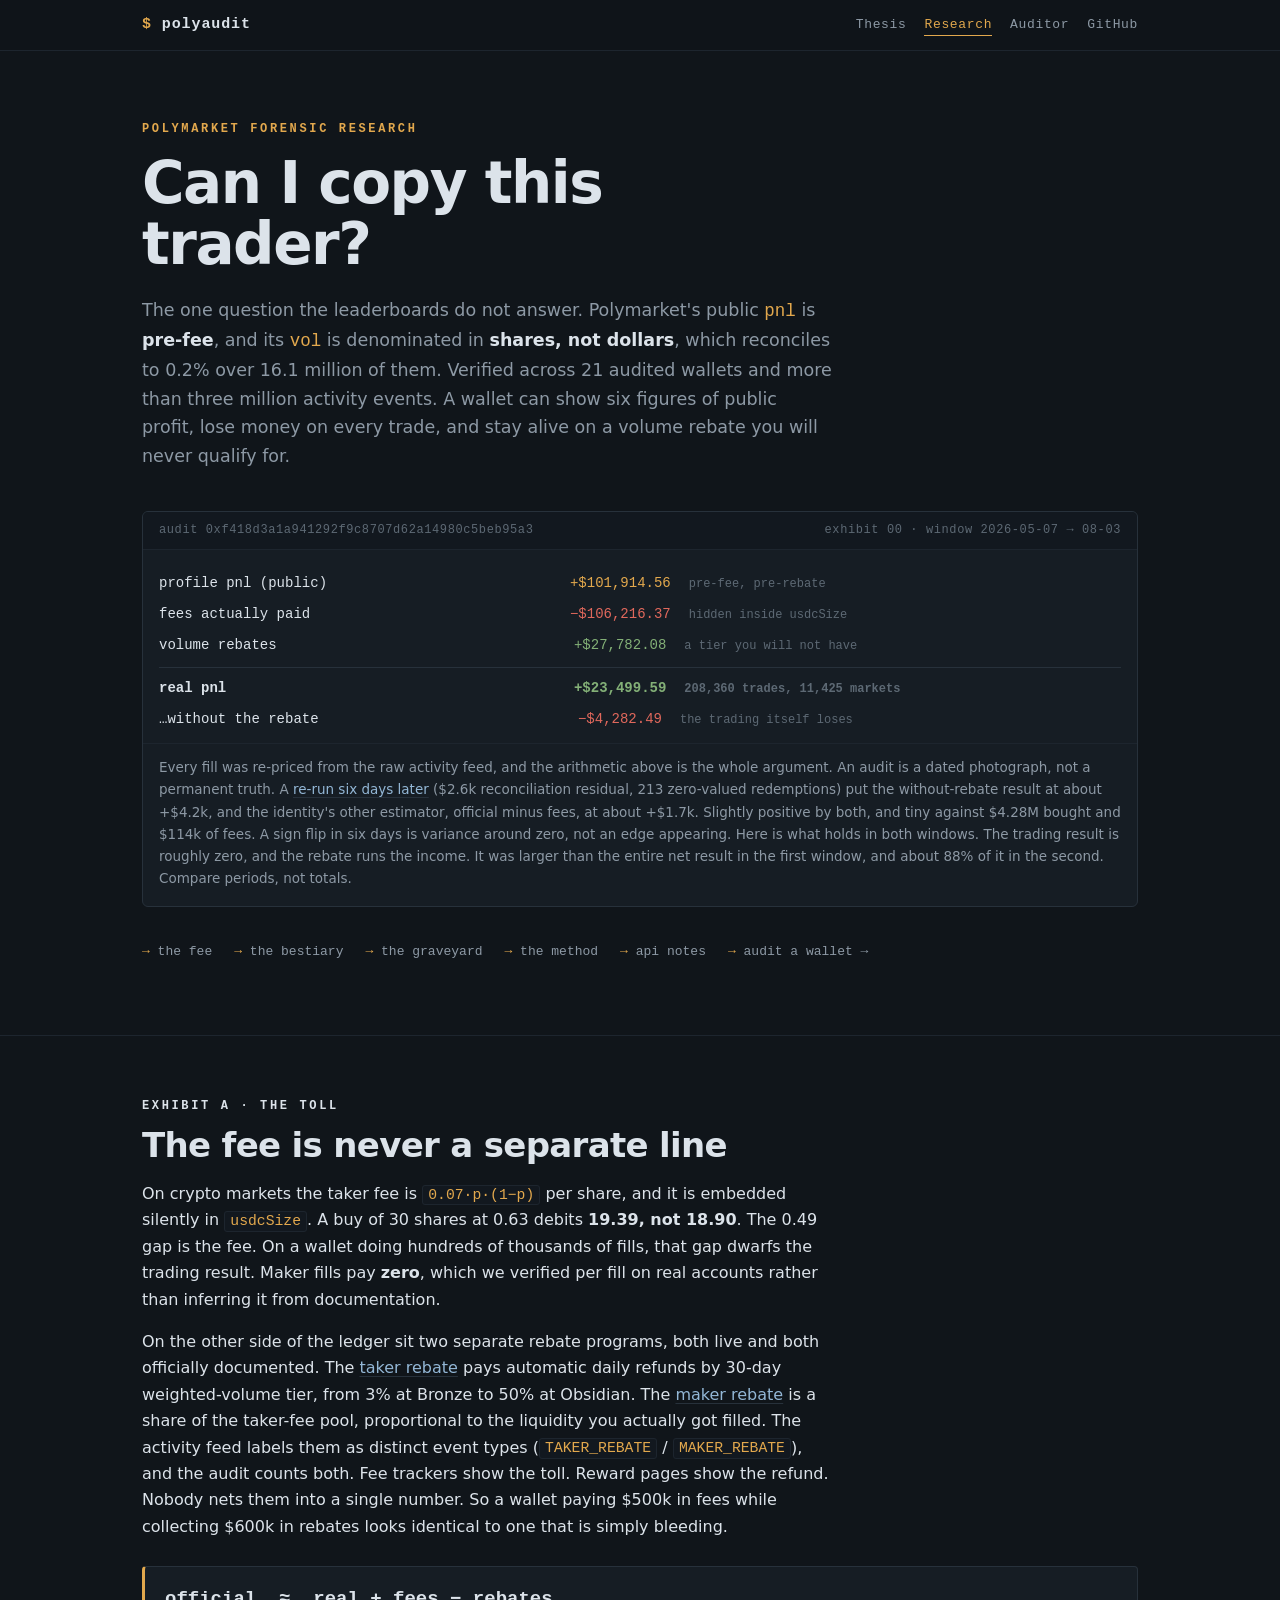
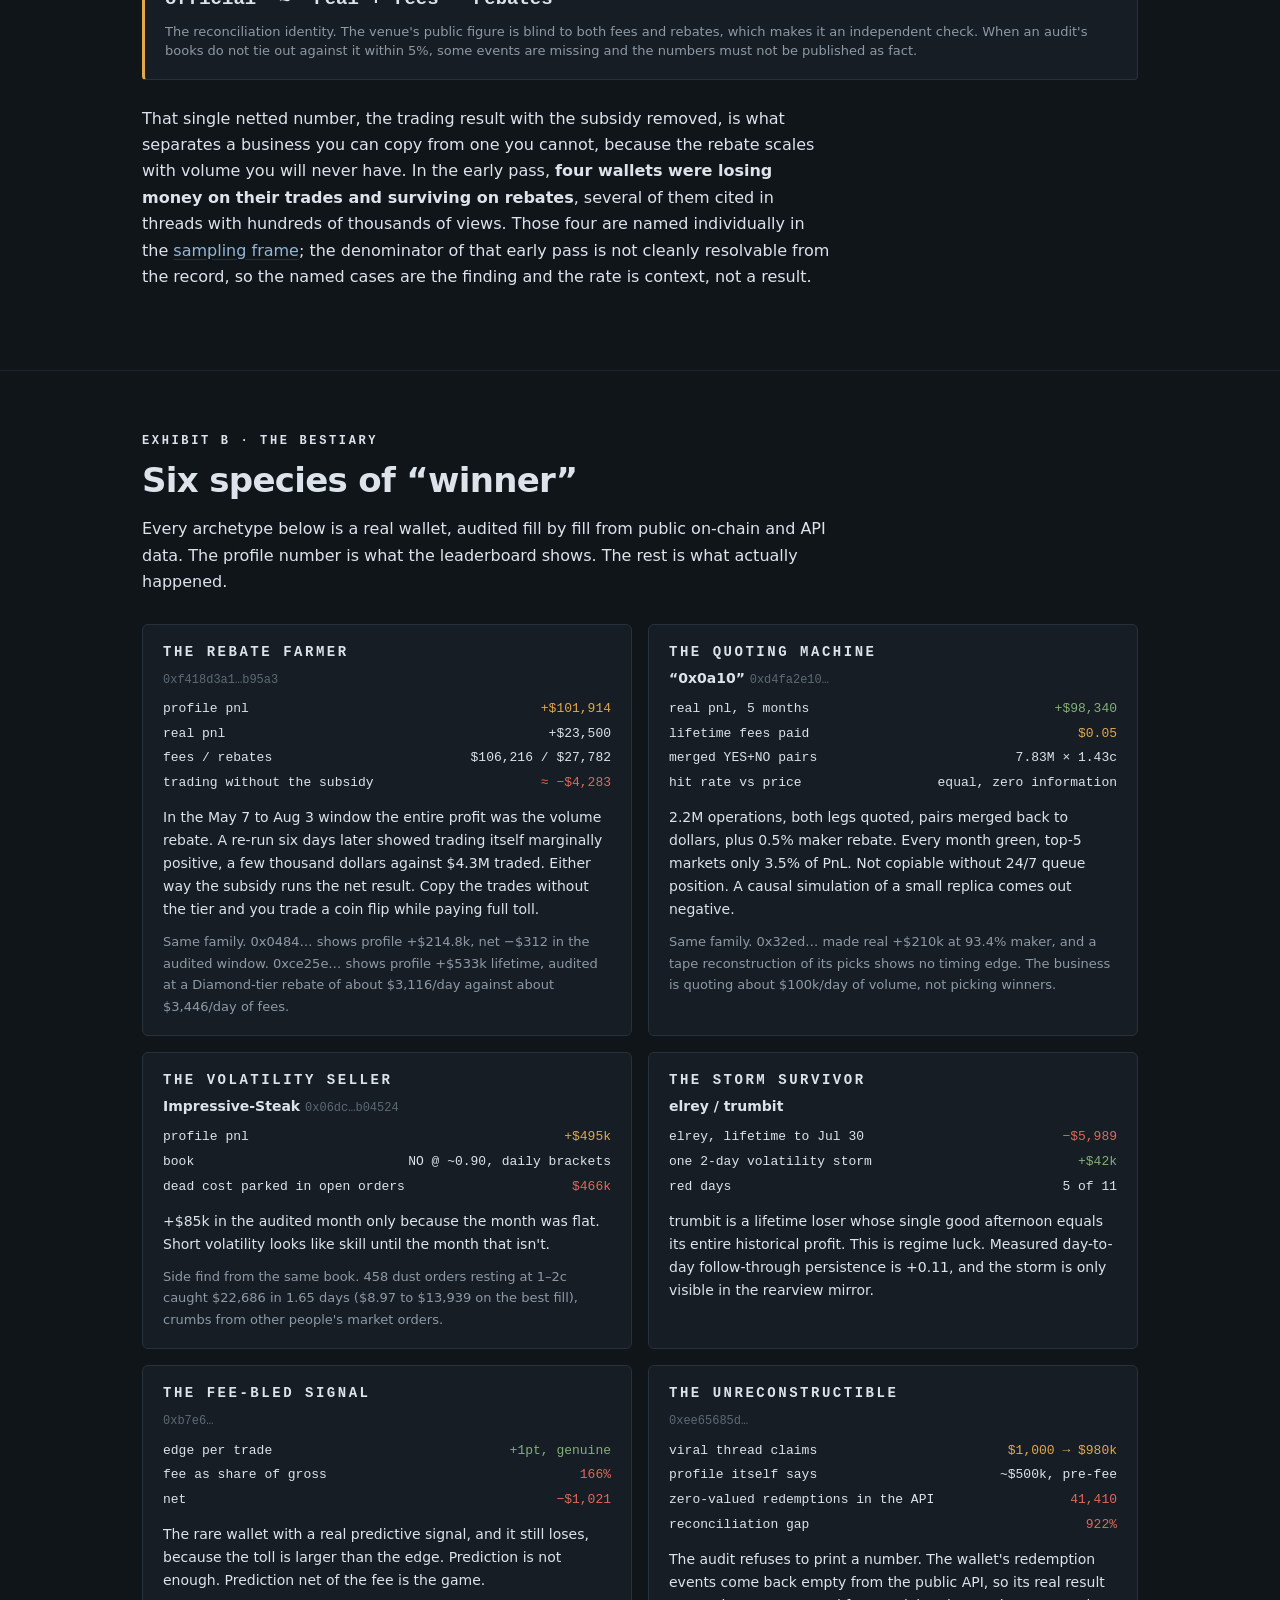
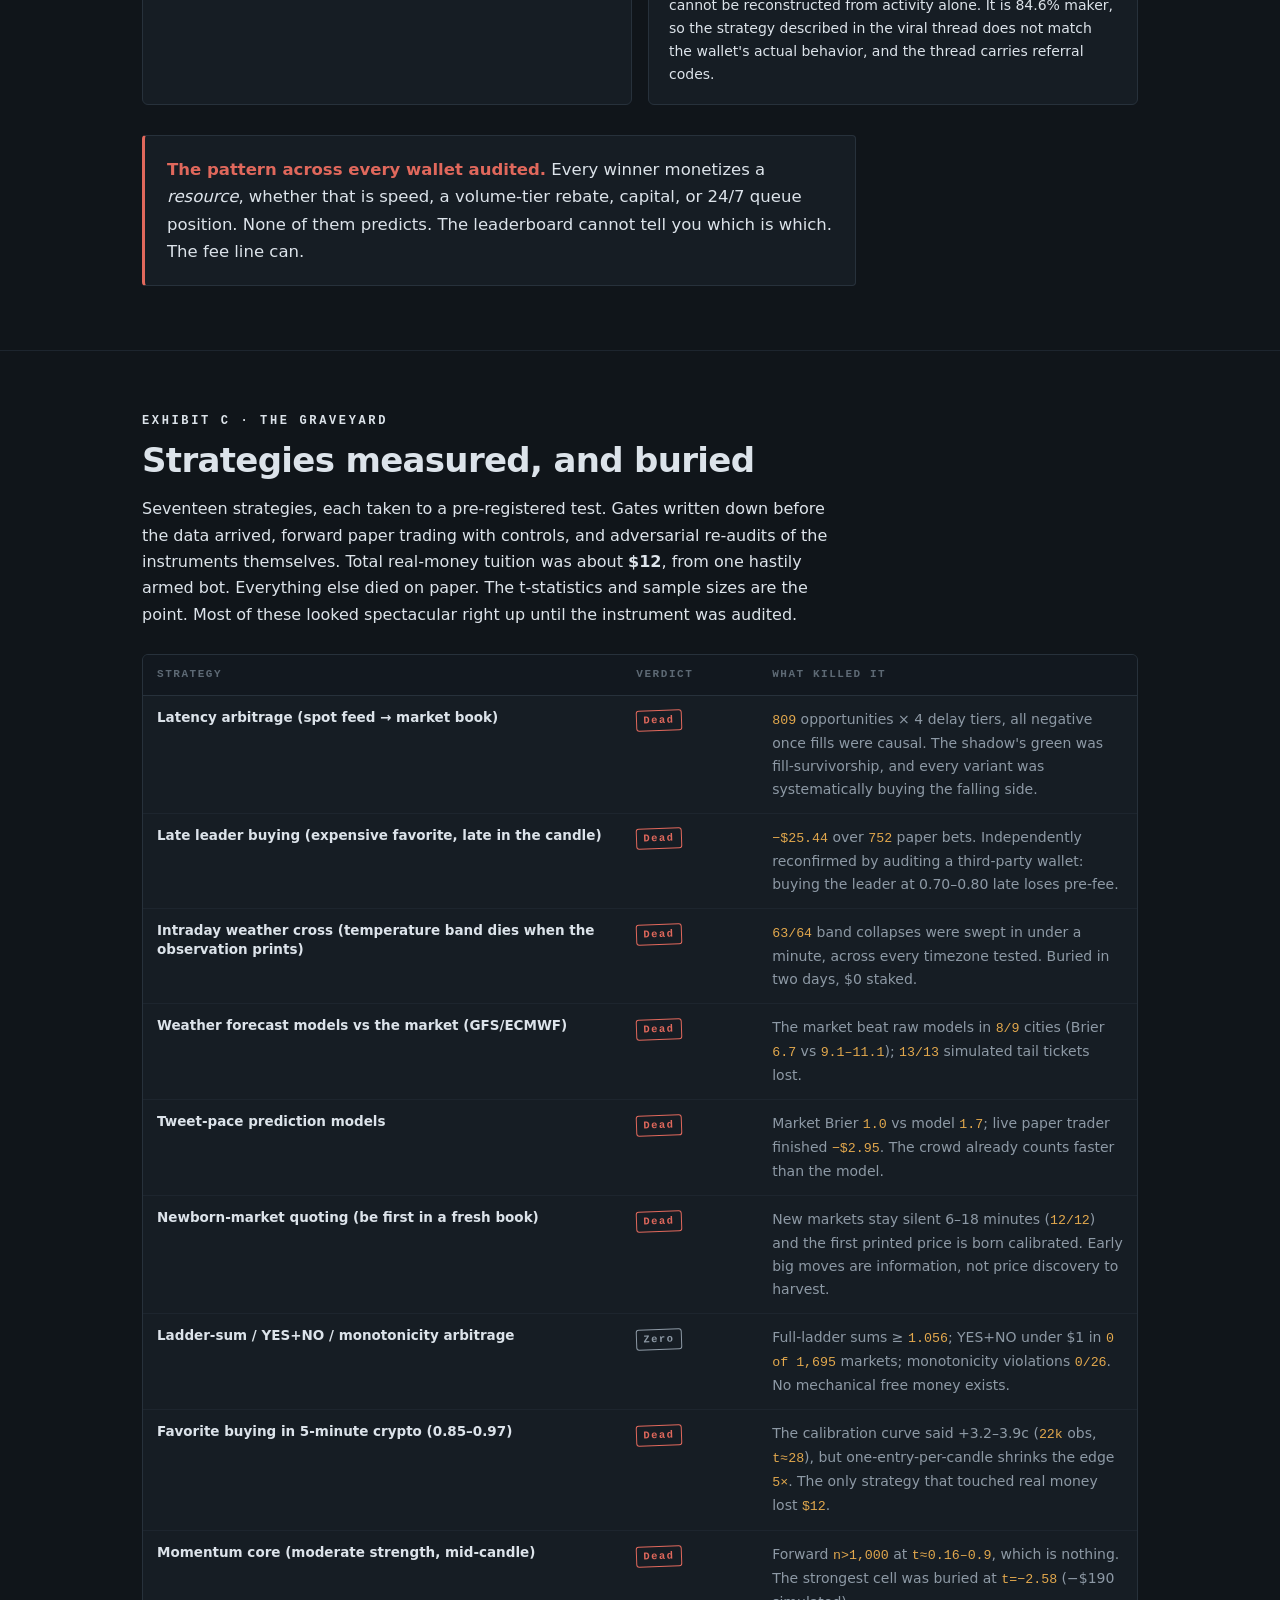
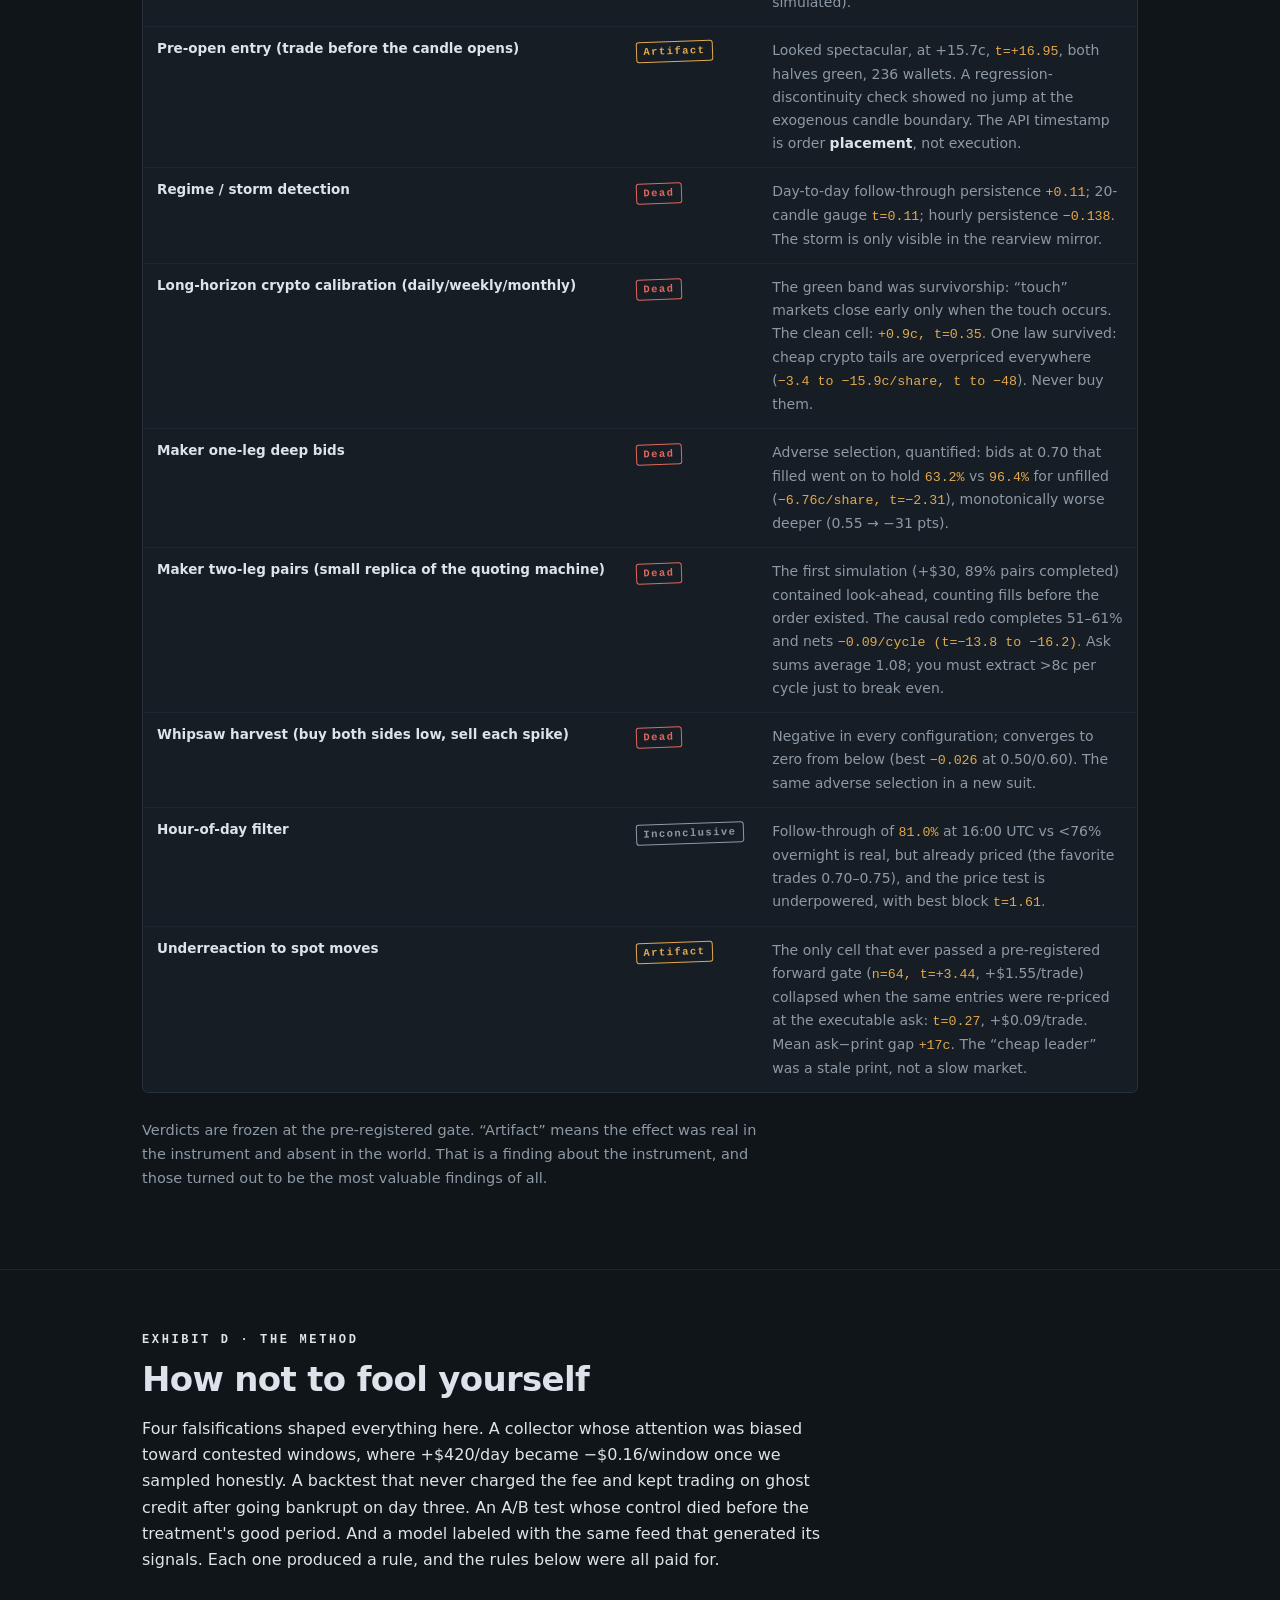
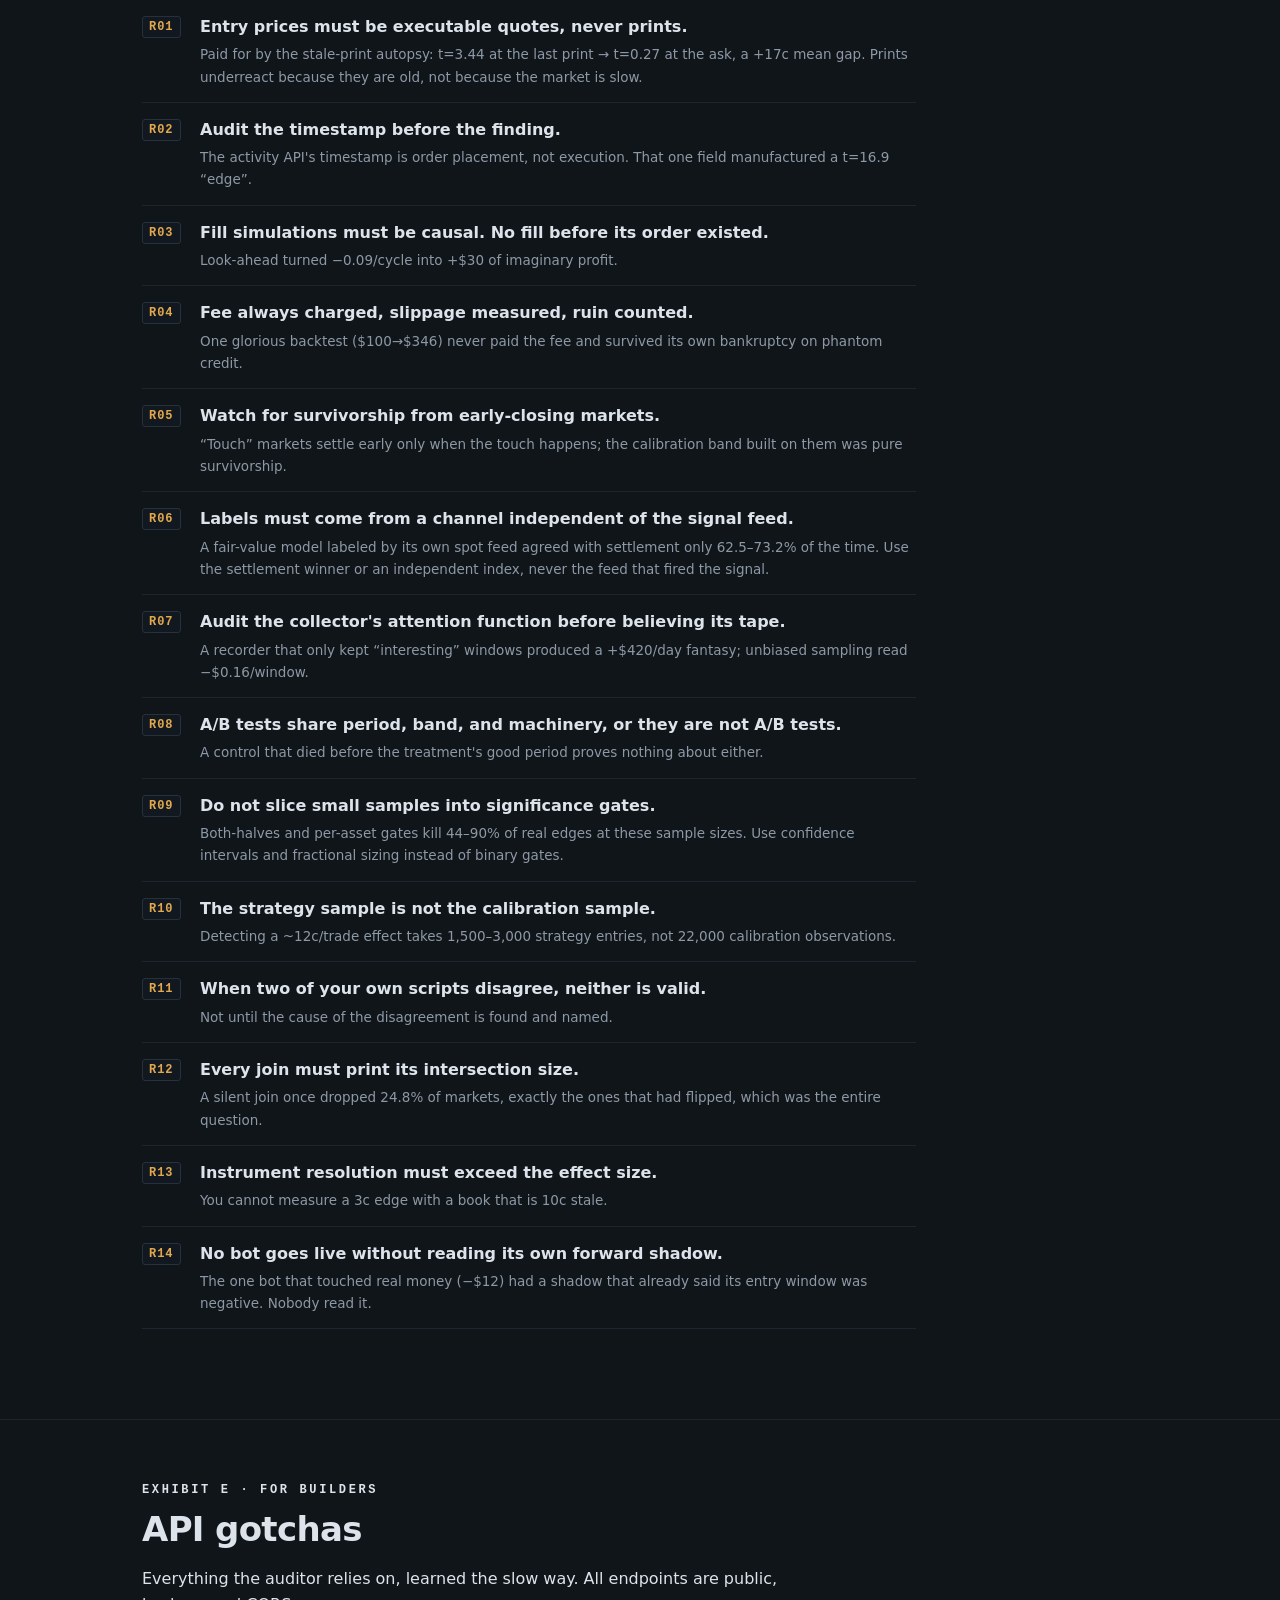
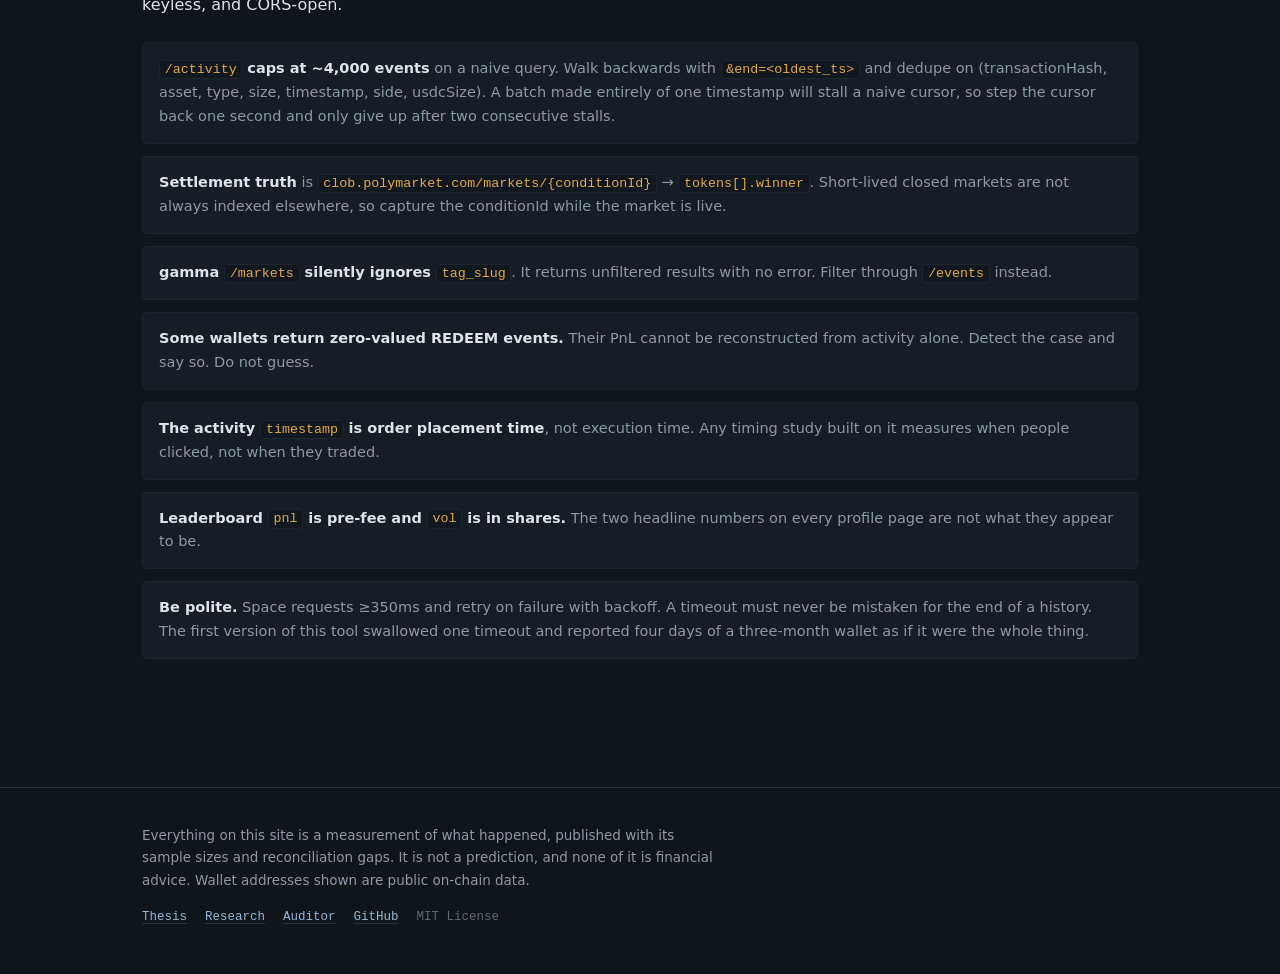
<file: docs/index.html>
<!DOCTYPE html>
<html lang="en">
<head>
<meta charset="utf-8">
<meta name="viewport" content="width=device-width, initial-scale=1">
<meta name="color-scheme" content="dark">
<meta name="theme-color" content="#10151a">
<meta name="description" content="Polymarket's public leaderboard reports profit before fees and volume in shares. Forensic research on what audited wallets actually made, a graveyard of falsified strategies, and a browser-based wallet auditor.">
<title>polyaudit · Can I copy this trader?</title>
<link rel="stylesheet" href="styles.css">
</head>
<body>
<a class="skip" href="#main">Skip to content</a>

<header class="site-head">
  <div class="wrap site-head-in">
    <a class="brand" href="index.html"><span class="tick">$</span> polyaudit</a>
    <nav class="site-nav" aria-label="Site">
      <a href="thesis.html">Thesis</a>
      <a href="index.html" aria-current="page">Research</a>
      <a href="auditor.html">Auditor</a>
      <a href="https://github.com/IP-Mattos/polyaudit" rel="external">GitHub</a>
    </nav>
  </div>
</header>

<main id="main">

  <!-- ================= HERO ================= -->
  <section class="hero wrap">
    <p class="eyebrow">Polymarket forensic research</p>
    <h1>Can I copy this trader?</h1>
    <p class="lede">The one question the leaderboards do not answer. Polymarket's
      public <code>pnl</code> is <strong>pre-fee</strong>, and its <code>vol</code>
      is denominated in <strong>shares, not dollars</strong>, which reconciles
      to 0.2% over 16.1 million of them. Verified across 21 audited wallets and
      more than three million activity events. A wallet can show six figures of
      public profit, lose money on every trade, and stay alive on a volume rebate
      you will never qualify for.</p>

    <figure class="term reveal">
      <figcaption class="term-bar">
        <span>audit 0xf418d3a1a941292f9c8707d62a14980c5beb95a3</span>
        <span>exhibit 00 · window 2026-05-07 → 08-03</span>
      </figcaption>
      <div class="term-body">
        <div class="tl"><span class="tl-k">profile pnl (public)</span><span class="tl-v amber">+$101,914.56</span><span class="tl-n">pre-fee, pre-rebate</span></div>
        <div class="tl"><span class="tl-k">fees actually paid</span><span class="tl-v red">−$106,216.37</span><span class="tl-n">hidden inside usdcSize</span></div>
        <div class="tl"><span class="tl-k">volume rebates</span><span class="tl-v green">+$27,782.08</span><span class="tl-n">a tier you will not have</span></div>
        <div class="tl sum"><span class="tl-k">real pnl</span><span class="tl-v green">+$23,499.59</span><span class="tl-n">208,360 trades, 11,425 markets</span></div>
        <div class="tl"><span class="tl-k">…without the rebate</span><span class="tl-v red">−$4,282.49</span><span class="tl-n">the trading itself loses</span></div>
      </div>
      <p class="term-foot">Every fill was re-priced from the raw activity feed, and the arithmetic above is the whole argument.
        An audit is a dated photograph, not a permanent truth. A
        <a href="https://github.com/IP-Mattos/polyaudit/blob/master/examples/exhibit-00_2026-08-09.json" rel="external">re-run
        six days later</a> ($2.6k reconciliation residual, 213 zero-valued redemptions) put the
        without-rebate result at about +$4.2k, and the identity's other estimator, official minus fees,
        at about +$1.7k. Slightly positive by both, and tiny against $4.28M bought and $114k of fees.
        A sign flip in six days is variance around zero, not an edge appearing. Here is what holds in both
        windows. The trading result is roughly zero, and the rebate runs the income. It was larger
        than the entire net result in the first window, and about 88% of it in the second. Compare periods,
        not totals.</p>
    </figure>

    <ul class="case-index">
      <li><a href="#fee">the fee</a></li>
      <li><a href="#bestiary">the bestiary</a></li>
      <li><a href="#graveyard">the graveyard</a></li>
      <li><a href="#method">the method</a></li>
      <li><a href="#api">api notes</a></li>
      <li><a href="auditor.html">audit a wallet →</a></li>
    </ul>
  </section>

  <!-- ================= THE FEE ================= -->
  <section class="exhibit" id="fee">
    <div class="wrap">
      <p class="ex-tag">Exhibit A · The toll</p>
      <h2>The fee is never a separate line</h2>
      <p>On crypto markets the taker fee is <code>0.07·p·(1−p)</code> per share,
        and it is embedded silently in <code>usdcSize</code>. A buy of 30 shares at
        0.63 debits <strong>19.39, not 18.90</strong>. The 0.49 gap is the fee. On
        a wallet doing hundreds of thousands of fills, that gap dwarfs the trading
        result. Maker fills pay <strong>zero</strong>, which we verified per fill on real
        accounts rather than inferring it from documentation.</p>
      <p>On the other side of the ledger sit two separate rebate programs, both
        live and both officially documented. The
        <a href="https://docs.polymarket.com/programs/taker-rebates" rel="external">taker
        rebate</a> pays automatic daily refunds by 30-day weighted-volume tier, from
        3% at Bronze to 50% at Obsidian. The
        <a href="https://docs.polymarket.com/market-makers/maker-rebates" rel="external">maker
        rebate</a> is a share of the taker-fee pool, proportional to the liquidity you
        actually got filled. The activity feed labels them as distinct event types
        (<code>TAKER_REBATE</code> / <code>MAKER_REBATE</code>), and the audit
        counts both. Fee trackers show the toll. Reward pages show the refund.
        Nobody nets them into a single number. So a wallet paying $500k in fees
        while collecting $600k in rebates looks identical to one that is simply
        bleeding.</p>

      <div class="identity">
        official&nbsp;&nbsp;≈&nbsp;&nbsp;real&nbsp;+&nbsp;fees&nbsp;−&nbsp;rebates
        <span class="note">The reconciliation identity. The venue's public figure is
        blind to both fees and rebates, which makes it an independent check. When an
        audit's books do not tie out against it within 5%, some events are missing and
        the numbers must not be published as fact.</span>
      </div>

      <p>That single netted number, the trading result with the subsidy removed, is
        what separates a business you can copy from one you cannot, because
        the rebate scales with volume you will never have. In the early pass,
        <strong>four wallets were losing money on their trades and surviving on
        rebates</strong>, several of them cited in threads with hundreds of
        thousands of views. Those four are named individually in the
        <a href="https://github.com/IP-Mattos/polyaudit/blob/master/research/frame.md" rel="external">sampling
        frame</a>; the denominator of that early pass is not cleanly resolvable
        from the record, so the named cases are the finding and the rate is
        context, not a result.</p>
    </div>
  </section>

  <!-- ================= THE BESTIARY ================= -->
  <section class="exhibit" id="bestiary">
    <div class="wrap">
      <p class="ex-tag">Exhibit B · The bestiary</p>
      <h2>Six species of “winner”</h2>
      <p>Every archetype below is a real wallet, audited fill by fill from public
        on-chain and API data. The profile number is what the leaderboard shows.
        The rest is what actually happened.</p>

      <ul class="cards">
        <li class="card">
          <p class="card-kind">The rebate farmer</p>
          <p class="card-who"><span class="addr">0xf418d3a1…b95a3</span></p>
          <ul class="card-stats">
            <li><span>profile pnl</span><span class="v amber">+$101,914</span></li>
            <li><span>real pnl</span><span class="v">+$23,500</span></li>
            <li><span>fees / rebates</span><span class="v">$106,216 / $27,782</span></li>
            <li><span>trading without the subsidy</span><span class="v red">≈ −$4,283</span></li>
          </ul>
          <p>In the May 7 to Aug 3 window the entire profit was the volume rebate.
            A re-run six days later showed trading itself marginally positive,
            a few thousand dollars against $4.3M traded. Either way the subsidy
            runs the net result. Copy the trades without the tier and you
            trade a coin flip while paying full toll.</p>
          <p class="aside">Same family. <span class="addr">0x0484…</span> shows profile +$214.8k, net −$312 in
            the audited window. <span class="addr">0xce25e…</span> shows profile +$533k lifetime, audited at a
            Diamond-tier rebate of about $3,116/day against about $3,446/day of fees.</p>
        </li>

        <li class="card">
          <p class="card-kind">The quoting machine</p>
          <p class="card-who">“0x0a10” <span class="addr">0xd4fa2e10…</span></p>
          <ul class="card-stats">
            <li><span>real pnl, 5 months</span><span class="v green">+$98,340</span></li>
            <li><span>lifetime fees paid</span><span class="v amber">$0.05</span></li>
            <li><span>merged YES+NO pairs</span><span class="v">7.83M × 1.43c</span></li>
            <li><span>hit rate vs price</span><span class="v">equal, zero information</span></li>
          </ul>
          <p>2.2M operations, both legs quoted, pairs merged back to dollars, plus
            0.5% maker rebate. Every month green, top-5 markets only 3.5% of PnL.
            Not copiable without 24/7 queue position. A causal simulation of a
            small replica comes out negative.</p>
          <p class="aside">Same family. <span class="addr">0x32ed…</span> made real +$210k at 93.4% maker, and a
            tape reconstruction of its picks shows no timing edge. The business is
            quoting about $100k/day of volume, not picking winners.</p>
        </li>

        <li class="card">
          <p class="card-kind">The volatility seller</p>
          <p class="card-who">Impressive-Steak <span class="addr">0x06dc…b04524</span></p>
          <ul class="card-stats">
            <li><span>profile pnl</span><span class="v amber">+$495k</span></li>
            <li><span>book</span><span class="v">NO @ ~0.90, daily brackets</span></li>
            <li><span>dead cost parked in open orders</span><span class="v red">$466k</span></li>
          </ul>
          <p>+$85k in the audited month only because the month was flat. Short
            volatility looks like skill until the month that isn't.</p>
          <p class="aside">Side find from the same book. 458 dust orders resting at
            1–2c caught $22,686 in 1.65 days ($8.97 to $13,939 on the best fill),
            crumbs from other people's market orders.</p>
        </li>

        <li class="card">
          <p class="card-kind">The storm survivor</p>
          <p class="card-who">elrey / trumbit</p>
          <ul class="card-stats">
            <li><span>elrey, lifetime to Jul 30</span><span class="v red">−$5,989</span></li>
            <li><span>one 2-day volatility storm</span><span class="v green">+$42k</span></li>
            <li><span>red days</span><span class="v">5 of 11</span></li>
          </ul>
          <p>trumbit is a lifetime loser whose single good afternoon equals its
            entire historical profit. This is regime luck. Measured day-to-day
            follow-through persistence is +0.11, and the storm is only visible in the
            rearview mirror.</p>
        </li>

        <li class="card">
          <p class="card-kind">The fee-bled signal</p>
          <p class="card-who"><span class="addr">0xb7e6…</span></p>
          <ul class="card-stats">
            <li><span>edge per trade</span><span class="v green">+1pt, genuine</span></li>
            <li><span>fee as share of gross</span><span class="v red">166%</span></li>
            <li><span>net</span><span class="v red">−$1,021</span></li>
          </ul>
          <p>The rare wallet with a real predictive signal, and it still loses,
            because the toll is larger than the edge. Prediction is not enough.
            Prediction net of the fee is the game.</p>
        </li>

        <li class="card">
          <p class="card-kind">The unreconstructible</p>
          <p class="card-who"><span class="addr">0xee65685d…</span></p>
          <ul class="card-stats">
            <li><span>viral thread claims</span><span class="v amber">$1,000 → $980k</span></li>
            <li><span>profile itself says</span><span class="v">~$500k, pre-fee</span></li>
            <li><span>zero-valued redemptions in the API</span><span class="v red">41,410</span></li>
            <li><span>reconciliation gap</span><span class="v red">922%</span></li>
          </ul>
          <p>The audit refuses to print a number. The wallet's redemption events
            come back empty from the public API, so its real result cannot be
            reconstructed from activity alone. It is 84.6% maker, so the strategy
            described in the viral thread does not match the wallet's actual
            behavior, and the thread carries referral codes.</p>
        </li>
      </ul>

      <p class="lesson"><strong>The pattern across every wallet audited.</strong>
        Every winner monetizes a <em>resource</em>, whether that is speed, a
        volume-tier rebate, capital, or 24/7 queue position. None of them predicts.
        The leaderboard cannot tell you which is which. The fee line can.</p>
    </div>
  </section>

  <!-- ================= THE GRAVEYARD ================= -->
  <section class="exhibit" id="graveyard">
    <div class="wrap">
      <p class="ex-tag">Exhibit C · The graveyard</p>
      <h2>Strategies measured, and buried</h2>
      <p>Seventeen strategies, each taken to a pre-registered test.
        Gates written down before the data arrived, forward paper trading with
        controls, and adversarial re-audits of the instruments themselves. Total
        real-money tuition was about <strong>$12</strong>, from one hastily armed bot.
        Everything else died on paper. The t-statistics and sample sizes are the
        point. Most of these looked spectacular right up until the instrument was
        audited.</p>

      <div class="tscroll" role="region" aria-label="Falsified strategies" tabindex="0">
        <table>
          <thead>
            <tr><th scope="col">Strategy</th><th scope="col">Verdict</th><th scope="col">What killed it</th></tr>
          </thead>
          <tbody>
            <tr>
              <td class="strat">Latency arbitrage (spot feed → market book)</td>
              <td><span class="stamp">Dead</span></td>
              <td class="ev"><span class="num">809</span> opportunities × 4 delay tiers, all negative once
                fills were causal. The shadow's green was fill-survivorship, and every
                variant was systematically buying the falling side.</td>
            </tr>
            <tr>
              <td class="strat">Late leader buying (expensive favorite, late in the candle)</td>
              <td><span class="stamp">Dead</span></td>
              <td class="ev"><span class="num">−$25.44</span> over <span class="num">752</span> paper bets.
                Independently reconfirmed by auditing a third-party wallet: buying the
                leader at 0.70–0.80 late loses pre-fee.</td>
            </tr>
            <tr>
              <td class="strat">Intraday weather cross (temperature band dies when the observation prints)</td>
              <td><span class="stamp">Dead</span></td>
              <td class="ev"><span class="num">63/64</span> band collapses were swept in under a minute,
                across every timezone tested. Buried in two days, $0 staked.</td>
            </tr>
            <tr>
              <td class="strat">Weather forecast models vs the market (GFS/ECMWF)</td>
              <td><span class="stamp">Dead</span></td>
              <td class="ev">The market beat raw models in <span class="num">8/9</span> cities
                (Brier <span class="num">6.7</span> vs <span class="num">9.1–11.1</span>);
                <span class="num">13/13</span> simulated tail tickets lost.</td>
            </tr>
            <tr>
              <td class="strat">Tweet-pace prediction models</td>
              <td><span class="stamp">Dead</span></td>
              <td class="ev">Market Brier <span class="num">1.0</span> vs model
                <span class="num">1.7</span>; live paper trader finished
                <span class="num">−$2.95</span>. The crowd already counts faster than the model.</td>
            </tr>
            <tr>
              <td class="strat">Newborn-market quoting (be first in a fresh book)</td>
              <td><span class="stamp">Dead</span></td>
              <td class="ev">New markets stay silent 6–18 minutes (<span class="num">12/12</span>) and the
                first printed price is born calibrated. Early big moves are information,
                not price discovery to harvest.</td>
            </tr>
            <tr>
              <td class="strat">Ladder-sum / YES+NO / monotonicity arbitrage</td>
              <td><span class="stamp zero">Zero</span></td>
              <td class="ev">Full-ladder sums ≥ <span class="num">1.056</span>; YES+NO under $1 in
                <span class="num">0 of 1,695</span> markets; monotonicity violations
                <span class="num">0/26</span>. No mechanical free money exists.</td>
            </tr>
            <tr>
              <td class="strat">Favorite buying in 5-minute crypto (0.85–0.97)</td>
              <td><span class="stamp">Dead</span></td>
              <td class="ev">The calibration curve said +3.2–3.9c (<span class="num">22k</span> obs,
                <span class="num">t≈28</span>), but one-entry-per-candle shrinks the edge
                <span class="num">5×</span>. The only strategy that touched real money lost
                <span class="num">$12</span>.</td>
            </tr>
            <tr>
              <td class="strat">Momentum core (moderate strength, mid-candle)</td>
              <td><span class="stamp">Dead</span></td>
              <td class="ev">Forward <span class="num">n&gt;1,000</span> at
                <span class="num">t≈0.16–0.9</span>, which is nothing. The strongest cell was buried
                at <span class="num">t=−2.58</span> (−$190 simulated).</td>
            </tr>
            <tr>
              <td class="strat">Pre-open entry (trade before the candle opens)</td>
              <td><span class="stamp artifact">Artifact</span></td>
              <td class="ev">Looked spectacular, at +15.7c, <span class="num">t=+16.95</span>, both halves
                green, 236 wallets. A regression-discontinuity check showed no jump at the
                exogenous candle boundary. The API timestamp is order <b>placement</b>, not
                execution.</td>
            </tr>
            <tr>
              <td class="strat">Regime / storm detection</td>
              <td><span class="stamp">Dead</span></td>
              <td class="ev">Day-to-day follow-through persistence <span class="num">+0.11</span>;
                20-candle gauge <span class="num">t=0.11</span>; hourly persistence
                <span class="num">−0.138</span>. The storm is only visible in the rearview mirror.</td>
            </tr>
            <tr>
              <td class="strat">Long-horizon crypto calibration (daily/weekly/monthly)</td>
              <td><span class="stamp">Dead</span></td>
              <td class="ev">The green band was survivorship: “touch” markets close early only when
                the touch occurs. The clean cell: <span class="num">+0.9c, t=0.35</span>. One law
                survived: cheap crypto tails are overpriced everywhere
                (<span class="num">−3.4 to −15.9c/share, t to −48</span>). Never buy them.</td>
            </tr>
            <tr>
              <td class="strat">Maker one-leg deep bids</td>
              <td><span class="stamp">Dead</span></td>
              <td class="ev">Adverse selection, quantified: bids at 0.70 that filled went on to hold
                <span class="num">63.2%</span> vs <span class="num">96.4%</span> for unfilled
                (<span class="num">−6.76c/share, t=−2.31</span>), monotonically worse deeper
                (0.55 → −31 pts).</td>
            </tr>
            <tr>
              <td class="strat">Maker two-leg pairs (small replica of the quoting machine)</td>
              <td><span class="stamp">Dead</span></td>
              <td class="ev">The first simulation (+$30, 89% pairs completed) contained look-ahead,
                counting fills before the order existed. The causal redo completes 51–61% and nets
                <span class="num">−0.09/cycle (t=−13.8 to −16.2)</span>. Ask sums average 1.08;
                you must extract &gt;8c per cycle just to break even.</td>
            </tr>
            <tr>
              <td class="strat">Whipsaw harvest (buy both sides low, sell each spike)</td>
              <td><span class="stamp">Dead</span></td>
              <td class="ev">Negative in every configuration; converges to zero from below
                (best <span class="num">−0.026</span> at 0.50/0.60). The same adverse selection in
                a new suit.</td>
            </tr>
            <tr>
              <td class="strat">Hour-of-day filter</td>
              <td><span class="stamp gray">Inconclusive</span></td>
              <td class="ev">Follow-through of <span class="num">81.0%</span> at 16:00 UTC vs &lt;76%
                overnight is real, but already priced (the favorite trades 0.70–0.75), and the
                price test is underpowered, with best block <span class="num">t=1.61</span>.</td>
            </tr>
            <tr>
              <td class="strat">Underreaction to spot moves</td>
              <td><span class="stamp artifact">Artifact</span></td>
              <td class="ev">The only cell that ever passed a pre-registered forward gate
                (<span class="num">n=64, t=+3.44</span>, +$1.55/trade) collapsed when the same
                entries were re-priced at the executable ask:
                <span class="num">t=0.27</span>, +$0.09/trade. Mean ask−print gap
                <span class="num">+17c</span>. The “cheap leader” was a stale print, not a slow
                market.</td>
            </tr>
          </tbody>
        </table>
      </div>

      <p class="aside">Verdicts are frozen at the pre-registered gate. “Artifact”
        means the effect was real in the instrument and absent in the world.
        That is a finding about the instrument, and those turned out to be the
        most valuable findings of all.</p>
    </div>
  </section>

  <!-- ================= THE METHOD ================= -->
  <section class="exhibit" id="method">
    <div class="wrap">
      <p class="ex-tag">Exhibit D · The method</p>
      <h2>How not to fool yourself</h2>
      <p>Four falsifications shaped everything here. A collector whose
        attention was biased toward contested windows, where +$420/day became
        −$0.16/window once we sampled honestly. A backtest that never charged the
        fee and kept trading on ghost credit after going bankrupt on day three. An
        A/B test whose control died before the treatment's good period. And a
        model labeled with the same feed that generated its signals. Each one
        produced a rule, and the rules below were all paid for.</p>

      <ol class="rules">
        <li><b>Entry prices must be executable quotes, never prints.</b>
          <span class="paid">Paid for by the stale-print autopsy: t=3.44 at the last
          print → t=0.27 at the ask, a +17c mean gap. Prints underreact because they
          are old, not because the market is slow.</span></li>
        <li><b>Audit the timestamp before the finding.</b>
          <span class="paid">The activity API's timestamp is order placement, not
          execution. That one field manufactured a t=16.9 “edge”.</span></li>
        <li><b>Fill simulations must be causal. No fill before its order existed.</b>
          <span class="paid">Look-ahead turned −0.09/cycle into +$30 of imaginary profit.</span></li>
        <li><b>Fee always charged, slippage measured, ruin counted.</b>
          <span class="paid">One glorious backtest ($100→$346) never paid the fee and
          survived its own bankruptcy on phantom credit.</span></li>
        <li><b>Watch for survivorship from early-closing markets.</b>
          <span class="paid">“Touch” markets settle early only when the touch happens;
          the calibration band built on them was pure survivorship.</span></li>
        <li><b>Labels must come from a channel independent of the signal feed.</b>
          <span class="paid">A fair-value model labeled by its own spot feed agreed with
          settlement only 62.5–73.2% of the time. Use the settlement winner or an
          independent index, never the feed that fired the signal.</span></li>
        <li><b>Audit the collector's attention function before believing its tape.</b>
          <span class="paid">A recorder that only kept “interesting” windows produced a
          +$420/day fantasy; unbiased sampling read −$0.16/window.</span></li>
        <li><b>A/B tests share period, band, and machinery, or they are not A/B tests.</b>
          <span class="paid">A control that died before the treatment's good period
          proves nothing about either.</span></li>
        <li><b>Do not slice small samples into significance gates.</b>
          <span class="paid">Both-halves and per-asset gates kill 44–90% of real edges
          at these sample sizes. Use confidence intervals and fractional sizing
          instead of binary gates.</span></li>
        <li><b>The strategy sample is not the calibration sample.</b>
          <span class="paid">Detecting a ~12c/trade effect takes 1,500–3,000 strategy
          entries, not 22,000 calibration observations.</span></li>
        <li><b>When two of your own scripts disagree, neither is valid.</b>
          <span class="paid">Not until the cause of the disagreement is found and named.</span></li>
        <li><b>Every join must print its intersection size.</b>
          <span class="paid">A silent join once dropped 24.8% of markets, exactly the
          ones that had flipped, which was the entire question.</span></li>
        <li><b>Instrument resolution must exceed the effect size.</b>
          <span class="paid">You cannot measure a 3c edge with a book that is 10c stale.</span></li>
        <li><b>No bot goes live without reading its own forward shadow.</b>
          <span class="paid">The one bot that touched real money (−$12) had a shadow
          that already said its entry window was negative. Nobody read it.</span></li>
      </ol>
    </div>
  </section>

  <!-- ================= API NOTES ================= -->
  <section class="exhibit" id="api">
    <div class="wrap">
      <p class="ex-tag">Exhibit E · For builders</p>
      <h2>API gotchas</h2>
      <p>Everything the auditor relies on, learned the slow way. All endpoints are
        public, keyless, and CORS-open.</p>

      <ul class="gotchas">
        <li><b><code>/activity</code> caps at ~4,000 events</b> on a naive query. Walk
          backwards with <code>&amp;end=&lt;oldest_ts&gt;</code> and dedupe on
          (transactionHash, asset, type, size, timestamp, side, usdcSize). A batch made
          entirely of one timestamp will stall a naive cursor, so step the cursor back one
          second and only give up after two consecutive stalls.</li>
        <li><b>Settlement truth</b> is
          <code>clob.polymarket.com/markets/{conditionId}</code> →
          <code>tokens[].winner</code>. Short-lived closed markets are not always indexed
          elsewhere, so capture the conditionId while the market is live.</li>
        <li><b>gamma <code>/markets</code> silently ignores <code>tag_slug</code></b>.
          It returns unfiltered results with no error. Filter through
          <code>/events</code> instead.</li>
        <li><b>Some wallets return zero-valued REDEEM events.</b> Their PnL cannot be
          reconstructed from activity alone. Detect the case and say so. Do not guess.</li>
        <li><b>The activity <code>timestamp</code> is order placement time</b>, not
          execution time. Any timing study built on it measures when people clicked,
          not when they traded.</li>
        <li><b>Leaderboard <code>pnl</code> is pre-fee and <code>vol</code> is in
          shares.</b> The two headline numbers on every profile page are not what they
          appear to be.</li>
        <li><b>Be polite.</b> Space requests ≥350ms and retry on failure with backoff.
          A timeout must never be mistaken for the end of a history. The first version
          of this tool swallowed one timeout and reported four days of a three-month
          wallet as if it were the whole thing.</li>
      </ul>
    </div>
  </section>

</main>

<footer class="site-foot">
  <div class="wrap">
    <p class="disclaimer">Everything on this site is a measurement of what
      happened, published with its sample sizes and reconciliation gaps. It is not
      a prediction, and none of it is financial advice. Wallet addresses shown are
      public on-chain data.</p>
    <nav aria-label="Footer">
      <a href="thesis.html">Thesis</a>
      <a href="index.html">Research</a>
      <a href="auditor.html">Auditor</a>
      <a href="https://github.com/IP-Mattos/polyaudit" rel="external">GitHub</a>
      <span>MIT License</span>
    </nav>
  </div>
</footer>

</body>
</html>
</file>
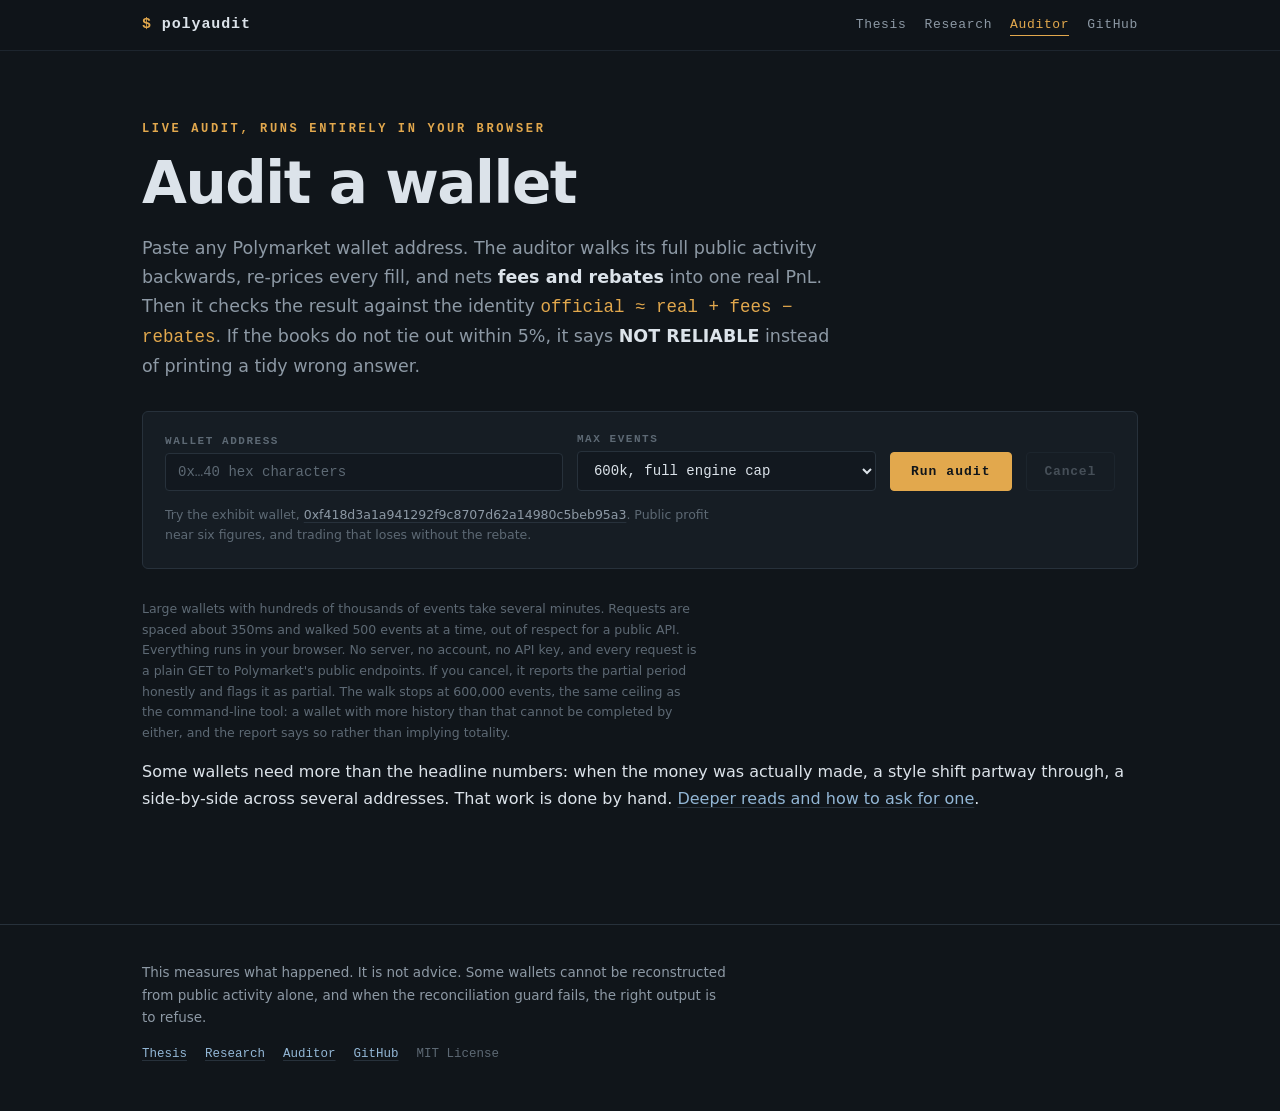
<file: docs/auditor.html>
<!DOCTYPE html>
<html lang="en">
<head>
<meta charset="utf-8">
<meta name="viewport" content="width=device-width, initial-scale=1">
<meta name="color-scheme" content="dark">
<meta name="theme-color" content="#10151a">
<meta name="description" content="Audit any Polymarket wallet in your browser: real PnL with fees and rebates netted, maker/taker split, anti-luck shape, and a reconciliation guard that refuses to publish numbers that do not tie out.">
<title>polyaudit · wallet auditor</title>
<link rel="stylesheet" href="styles.css">
</head>
<body>
<a class="skip" href="#main">Skip to content</a>

<header class="site-head">
  <div class="wrap site-head-in">
    <a class="brand" href="index.html"><span class="tick">$</span> polyaudit</a>
    <nav class="site-nav" aria-label="Site">
      <a href="thesis.html">Thesis</a>
      <a href="index.html">Research</a>
      <a href="auditor.html" aria-current="page">Auditor</a>
      <a href="https://github.com/IP-Mattos/polyaudit" rel="external">GitHub</a>
    </nav>
  </div>
</header>

<main id="main">
  <section class="hero wrap">
    <p class="eyebrow">Live audit, runs entirely in your browser</p>
    <h1>Audit a wallet</h1>
    <p class="lede">Paste any Polymarket wallet address. The auditor walks its
      full public activity backwards, re-prices every fill, and nets
      <strong>fees and rebates</strong> into one real PnL. Then it checks the
      result against the identity <code>official ≈ real + fees − rebates</code>.
      If the books do not tie out within 5%, it says <strong>NOT
      RELIABLE</strong> instead of printing a tidy wrong answer.</p>

    <div class="aud-panel">
      <form class="aud-form" id="audForm" novalidate>
        <div class="field grow">
          <label for="addr">Wallet address</label>
          <input id="addr" name="addr" type="text" inputmode="text" autocomplete="off"
                 spellcheck="false" placeholder="0x…40 hex characters"
                 aria-describedby="addrHelp">
        </div>
        <div class="field">
          <label for="cap">Max events</label>
          <select id="cap" name="cap">
            <option value="50000">50k, quick look</option>
            <option value="200000">200k, partial on large wallets</option>
            <option value="600000" selected>600k, full engine cap</option>
          </select>
        </div>
        <button type="submit" class="btn" id="runBtn">Run audit</button>
        <button type="button" class="btn-ghost" id="cancelBtn" disabled>Cancel</button>
      </form>

      <p class="aud-note" id="addrHelp">
        Try the exhibit wallet,
        <a href="#" id="exampleLink">0xf418d3a1a941292f9c8707d62a14980c5beb95a3</a>.
        Public profit near six figures, and trading that loses without the rebate.
      </p>

      <p class="aud-error" id="audError" role="alert" hidden></p>

      <div class="aud-progress" id="audProgress" aria-live="polite">
        <span id="progressText"></span><span class="cursor" aria-hidden="true"></span>
      </div>
    </div>

    <figure class="term report" id="report" aria-live="polite">
      <figcaption class="term-bar">
        <span id="reportTitle">audit report</span>
        <span id="reportMeta"></span>
      </figcaption>
      <div class="report-body" id="reportBody"></div>
      <div class="report-actions">
        <button type="button" class="btn-ghost" id="downloadBtn">Download JSON</button>
        <button type="button" class="btn-ghost" id="copyLinkBtn">Copy link</button>
        <input type="text" id="linkFallback" class="link-fallback" readonly hidden
               aria-label="Link to this audit">
      </div>
    </figure>

    <p class="aud-note">
      Large wallets with hundreds of thousands of events take several minutes.
      Requests are spaced about 350ms and walked 500 events at a time, out of
      respect for a public API. Everything runs in your browser. No server, no
      account, no API key, and every request is a plain GET to Polymarket's
      public endpoints. If you cancel, it reports the partial period honestly
      and flags it as partial. The walk stops at 600,000 events, the same
      ceiling as the command-line tool: a wallet with more history than that
      cannot be completed by either, and the report says so rather than
      implying totality.
    </p>
    <p class="fine">Some wallets need more than the headline numbers:
      when the money was actually made, a style shift partway through, a
      side-by-side across several addresses. That work is done by hand.
      <a href="services.html">Deeper reads and how to ask for one</a>.</p>
  </section>
</main>

<footer class="site-foot">
  <div class="wrap">
    <p class="disclaimer">This measures what happened. It is not advice. Some
      wallets cannot be reconstructed from public activity alone, and when the
      reconciliation guard fails, the right output is to refuse.</p>
    <nav aria-label="Footer">
      <a href="thesis.html">Thesis</a>
      <a href="index.html">Research</a>
      <a href="auditor.html">Auditor</a>
      <a href="https://github.com/IP-Mattos/polyaudit" rel="external">GitHub</a>
      <span>MIT License</span>
    </nav>
  </div>
</footer>

<script src="audit.js"></script>
</body>
</html>
</file>
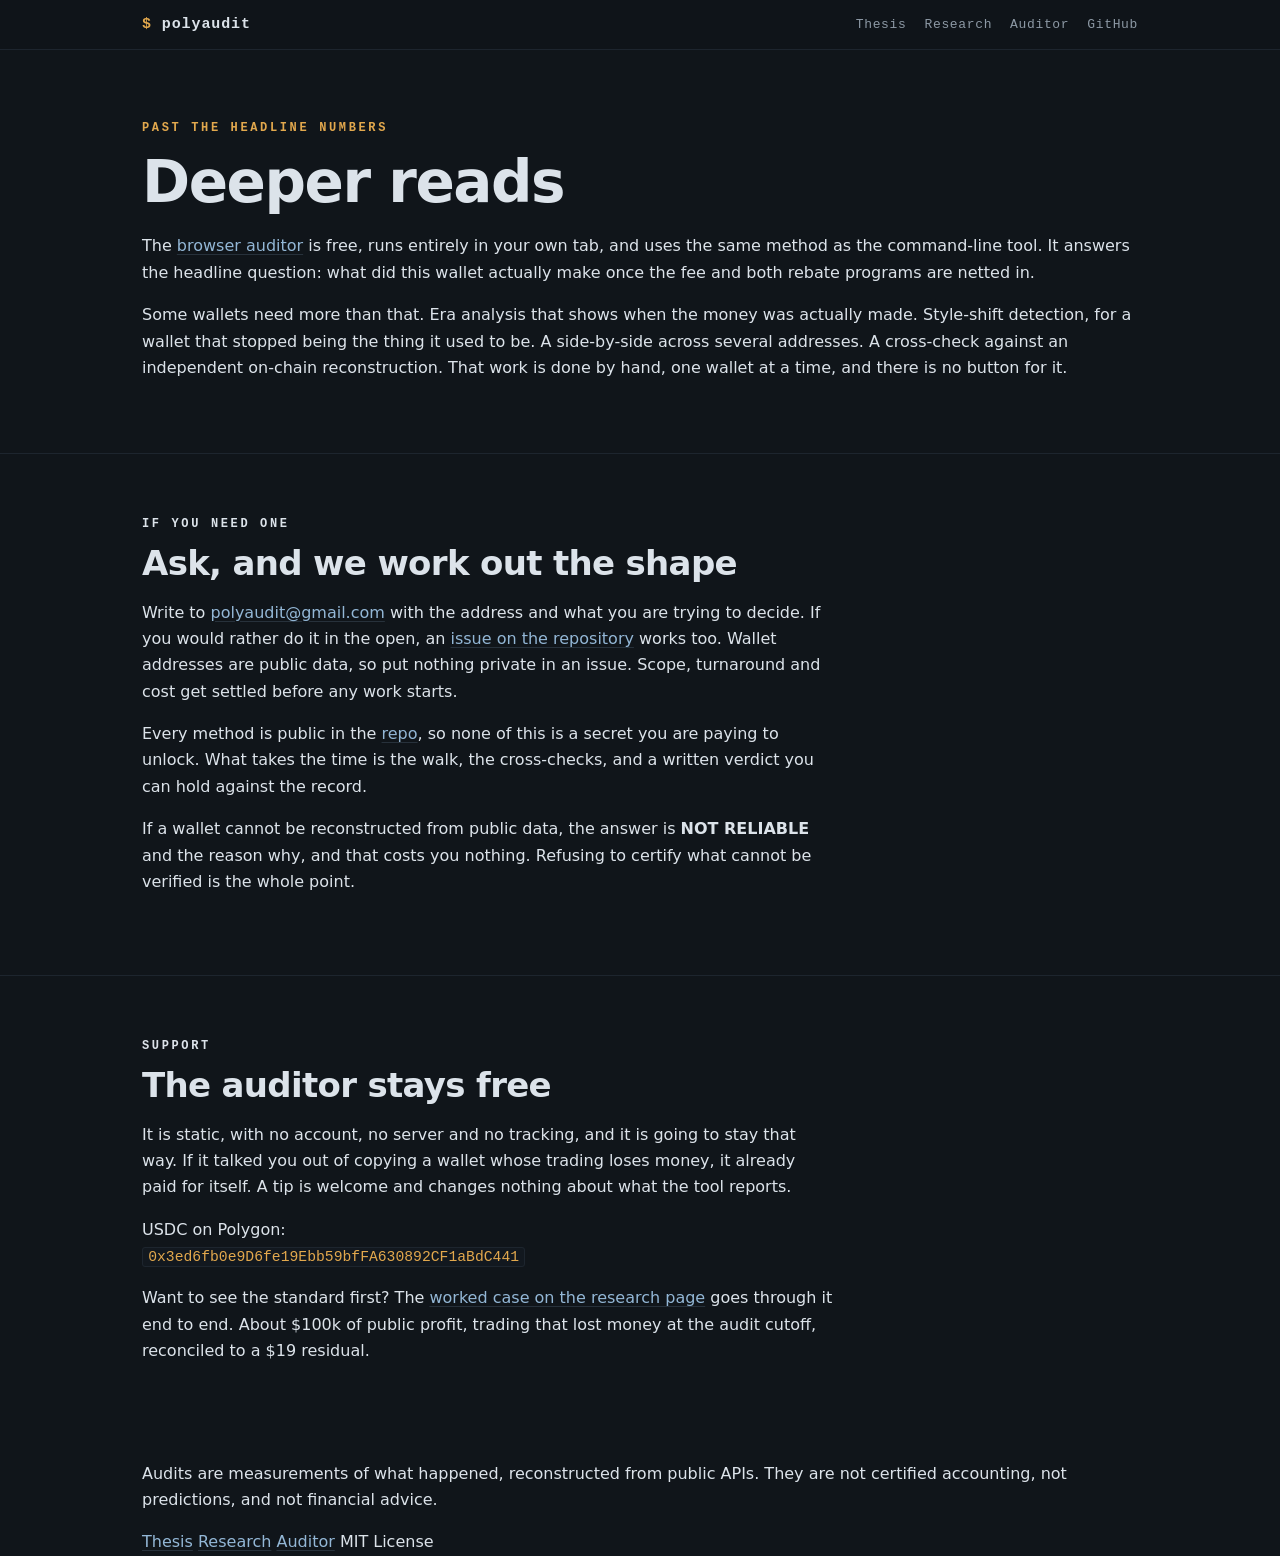
<file: docs/services.html>
<!DOCTYPE html>
<html lang="en">
<head>
<meta charset="utf-8">
<meta name="viewport" content="width=device-width, initial-scale=1">
<meta name="color-scheme" content="dark">
<meta name="theme-color" content="#10151a">
<meta name="description" content="Deeper forensic reads on a Polymarket wallet, and how to support polyaudit. The browser auditor and the method stay free.">
<title>polyaudit · deeper reads</title>
<link rel="stylesheet" href="styles.css">
</head>
<body>
<a class="skip" href="#main">Skip to content</a>

<header class="site-head">
  <div class="wrap site-head-in">
    <a class="brand" href="index.html"><span class="tick">$</span> polyaudit</a>
    <nav class="site-nav" aria-label="Site">
      <a href="thesis.html">Thesis</a>
      <a href="index.html">Research</a>
      <a href="auditor.html">Auditor</a>
      <a href="https://github.com/IP-Mattos/polyaudit" rel="external">GitHub</a>
    </nav>
  </div>
</header>

<main id="main">
  <section class="hero wrap">
    <p class="eyebrow">Past the headline numbers</p>
    <h1>Deeper reads</h1>
    <p>The <a href="auditor.html">browser auditor</a> is free, runs entirely in
      your own tab, and uses the same method as the command-line tool. It
      answers the headline question: what did this wallet actually make once
      the fee and both rebate programs are netted in.</p>
    <p>Some wallets need more than that. Era analysis that shows when the money
      was actually made. Style-shift detection, for a wallet that stopped being
      the thing it used to be. A side-by-side across several addresses. A
      cross-check against an independent on-chain reconstruction. That work is
      done by hand, one wallet at a time, and there is no button for it.</p>
  </section>

  <section class="exhibit">
    <div class="wrap">
      <p class="ex-tag">If you need one</p>
      <h2>Ask, and we work out the shape</h2>
      <p>Write to <a href="mailto:polyaudit@gmail.com?subject=Deeper%20read%20request">polyaudit@gmail.com</a>
        with the address and what you are trying to decide. If you would rather
        do it in the open, an
        <a href="https://github.com/IP-Mattos/polyaudit/issues/new?title=Deeper+read+request&amp;body=Wallet+address(es)%3A%0AWhat+you+are+trying+to+decide%3A%0APreferred+delivery+channel%3A"
           rel="external">issue on the repository</a> works too. Wallet
        addresses are public data, so put nothing private in an issue. Scope,
        turnaround and cost get settled before any work starts.</p>
      <p>Every method is public in the
        <a href="https://github.com/IP-Mattos/polyaudit" rel="external">repo</a>,
        so none of this is a secret you are paying to unlock. What takes the
        time is the walk, the cross-checks, and a written verdict you can hold
        against the record.</p>
      <p>If a wallet cannot be reconstructed from public data, the answer is
        <strong>NOT RELIABLE</strong> and the reason why, and that costs you
        nothing. Refusing to certify what cannot be verified is the whole
        point.</p>
    </div>
  </section>

  <section class="exhibit">
    <div class="wrap">
      <p class="ex-tag">Support</p>
      <h2>The auditor stays free</h2>
      <p>It is static, with no account, no server and no tracking, and it is
        going to stay that way. If it talked you out of copying a wallet whose
        trading loses money, it already paid for itself. A tip is welcome and
        changes nothing about what the tool reports.</p>
      <p>USDC on Polygon:<br>
        <code>0x3ed6fb0e9D6fe19Ebb59bfFA630892CF1aBdC441</code></p>
      <p>Want to see the standard first? The
        <a href="index.html">worked case on the research page</a> goes through it
        end to end. About $100k of public profit, trading that lost money
        at the audit cutoff, reconciled to a $19 residual.</p>
    </div>
  </section>
</main>

<footer>
  <div class="wrap">
    <p>Audits are measurements of what happened, reconstructed from public
      APIs. They are not certified accounting, not predictions, and not
      financial advice.</p>
    <nav aria-label="Footer">
      <a href="thesis.html">Thesis</a>
      <a href="index.html">Research</a>
      <a href="auditor.html">Auditor</a>
      <span>MIT License</span>
    </nav>
  </div>
</footer>
</body>
</html>
</file>
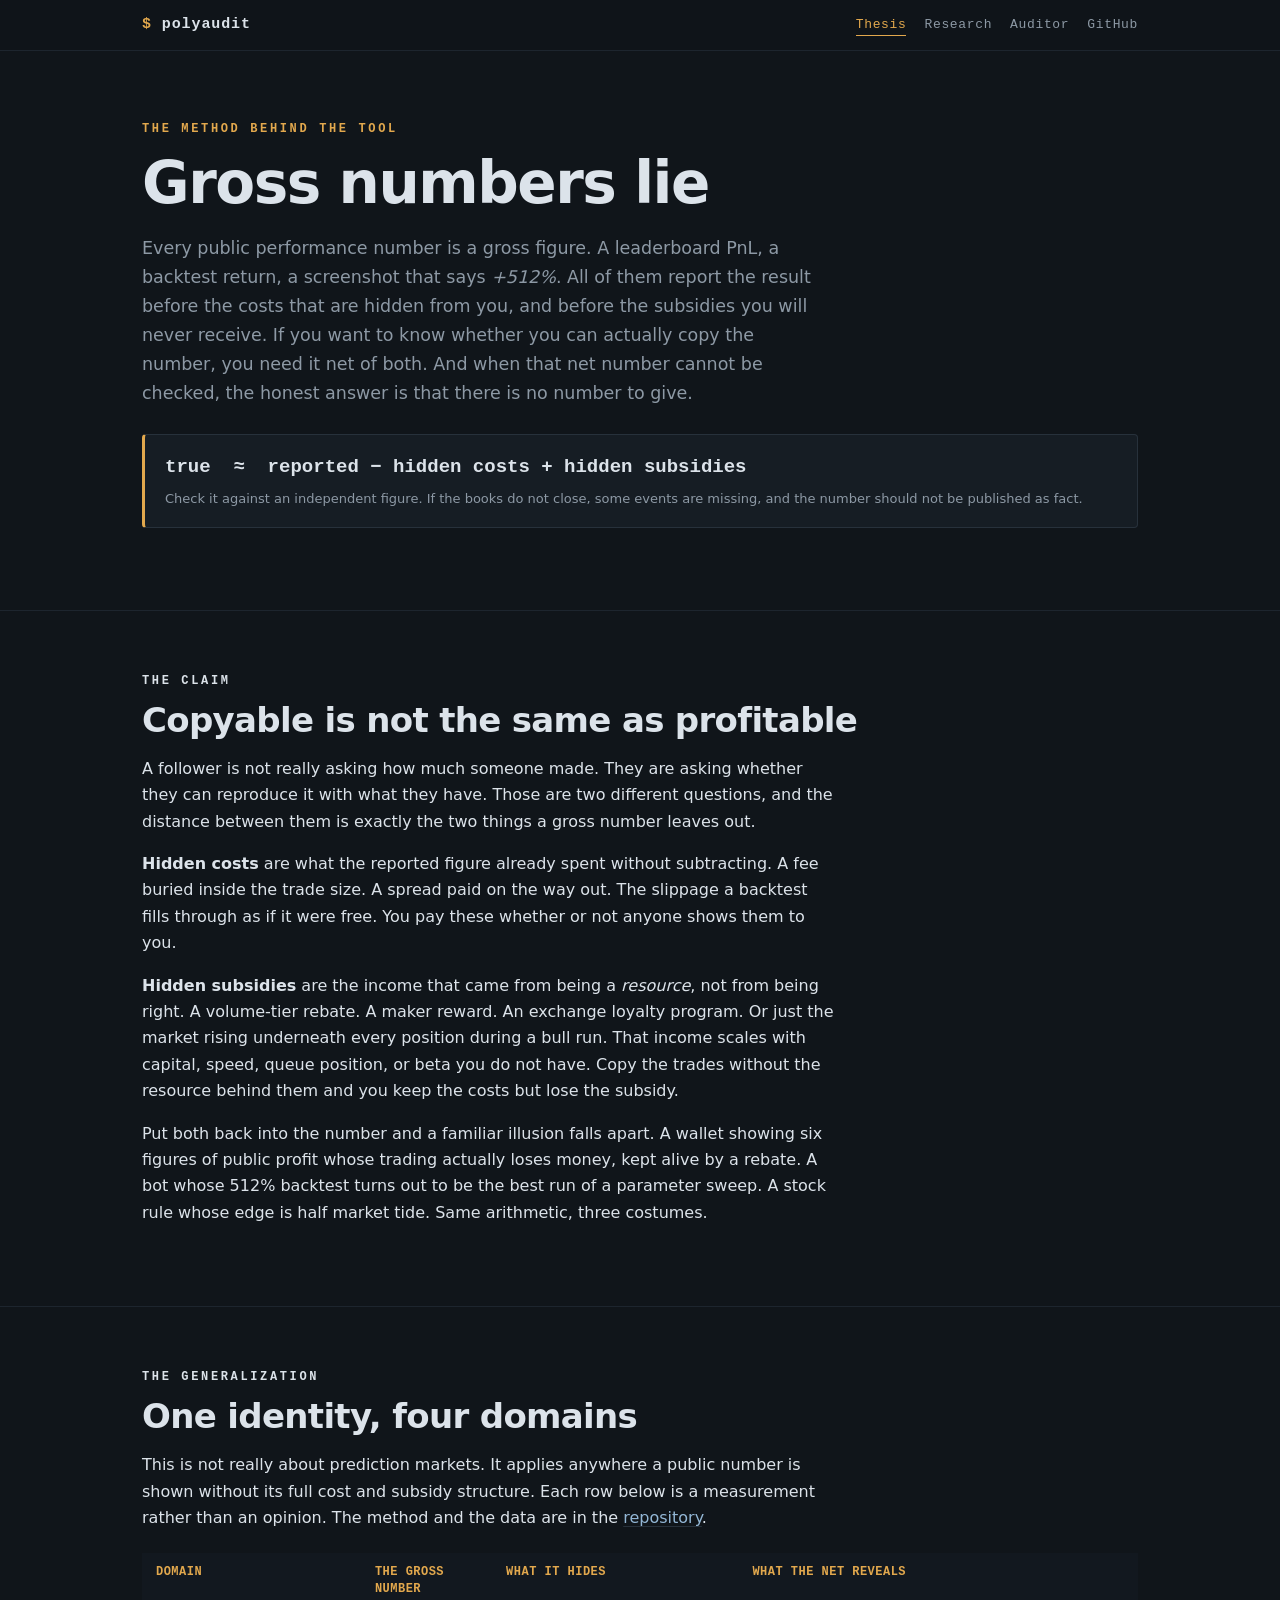
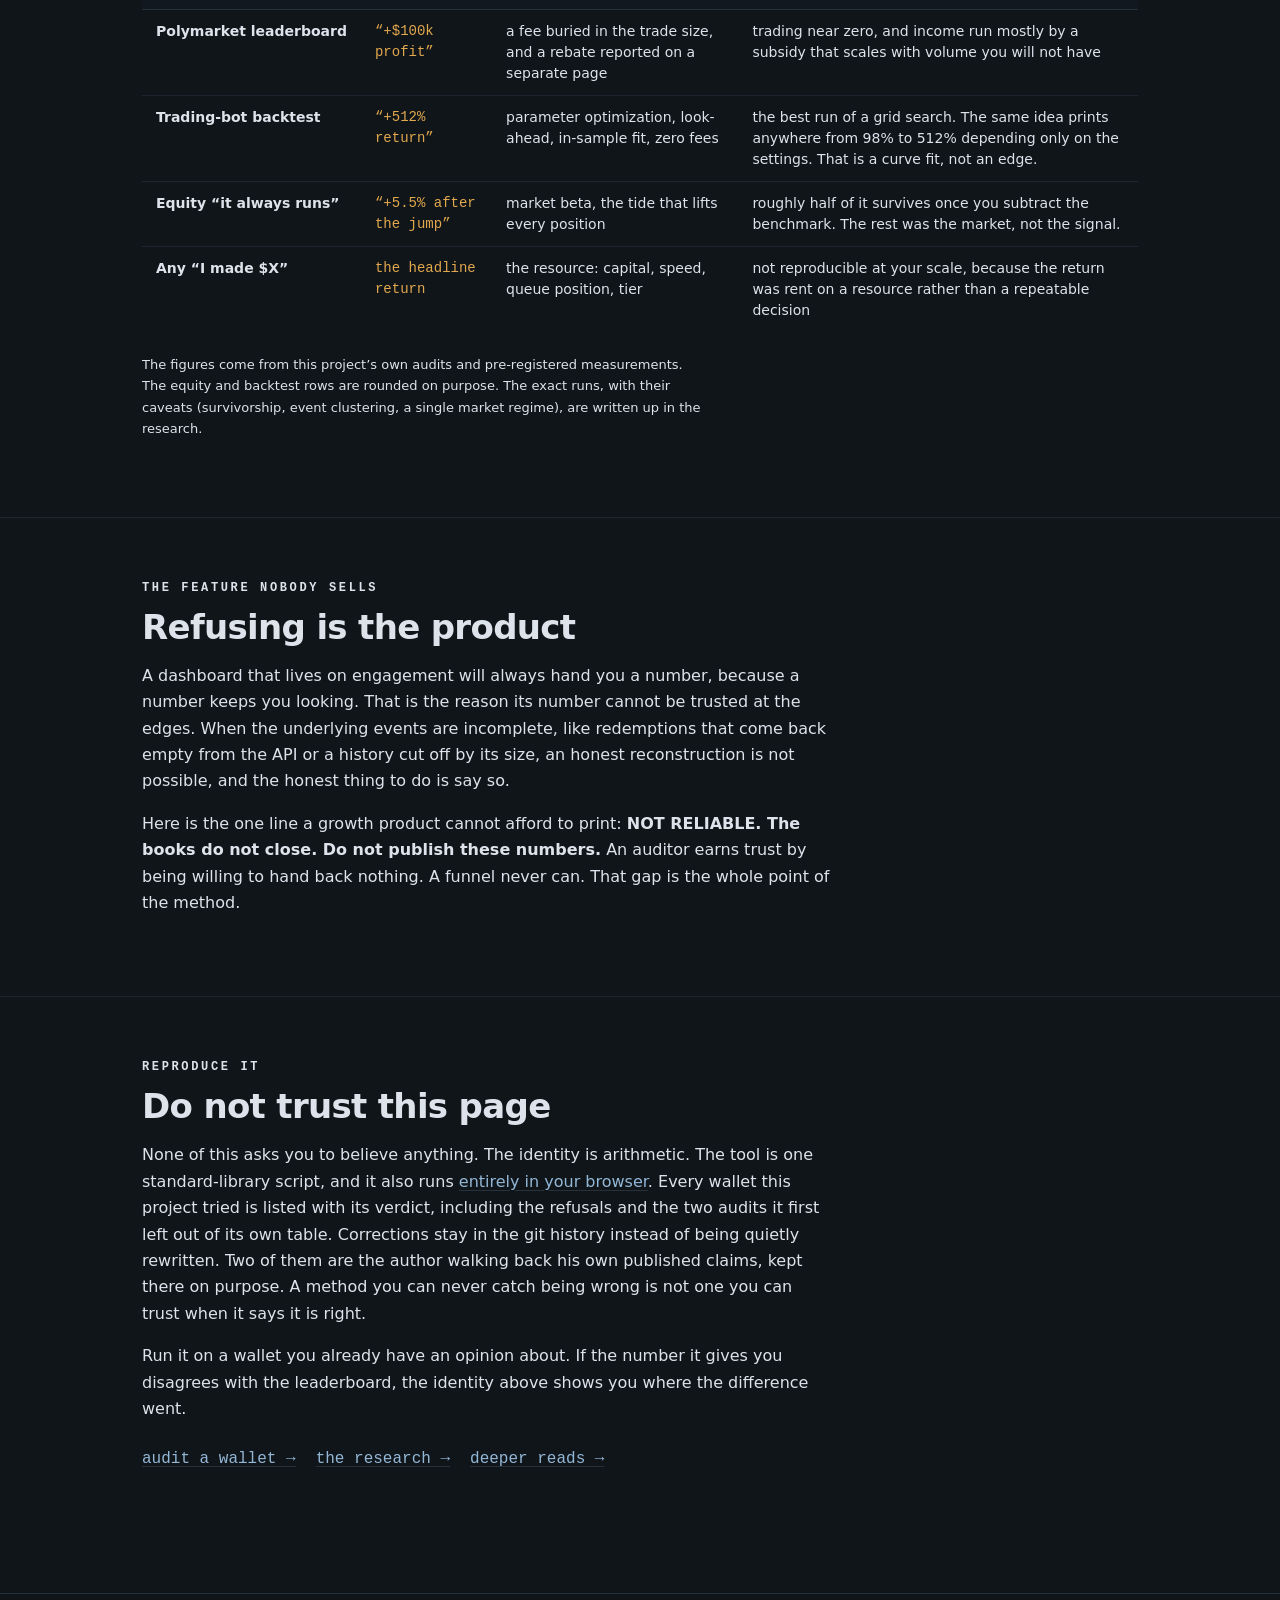
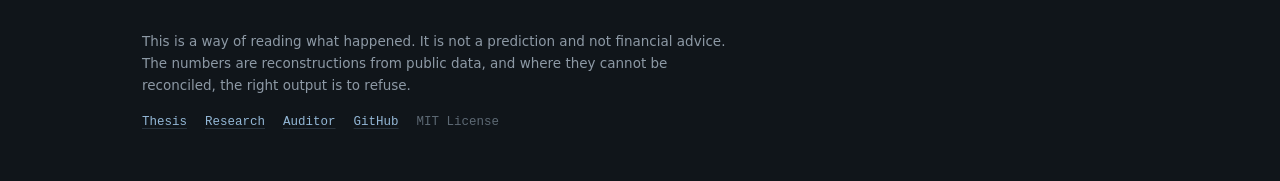
<file: docs/thesis.html>
<!DOCTYPE html>
<html lang="en">
<head>
<meta charset="utf-8">
<meta name="viewport" content="width=device-width, initial-scale=1">
<meta name="color-scheme" content="dark">
<meta name="theme-color" content="#10151a">
<meta name="description" content="Every public trading number is a gross figure. A one-line reconciliation identity separates a copyable edge from an inflated one, in any domain. When the number cannot be checked, the honest output is to refuse it.">
<title>Gross Numbers Lie</title>
<link rel="stylesheet" href="styles.css">
</head>
<body>
<a class="skip" href="#main">Skip to content</a>

<header class="site-head">
  <div class="wrap site-head-in">
    <a class="brand" href="index.html"><span class="tick">$</span> polyaudit</a>
    <nav class="site-nav" aria-label="Site">
      <a href="thesis.html" aria-current="page">Thesis</a>
      <a href="index.html">Research</a>
      <a href="auditor.html">Auditor</a>
      <a href="https://github.com/IP-Mattos/polyaudit" rel="external">GitHub</a>
    </nav>
  </div>
</header>

<main id="main">

  <section class="hero wrap">
    <p class="eyebrow">The method behind the tool</p>
    <h1>Gross numbers lie</h1>
    <p class="lede">Every public performance number is a gross figure. A
      leaderboard PnL, a backtest return, a screenshot that says
      <em>+512%</em>. All of them report the result before the costs that
      are hidden from you, and before the subsidies you will never receive.
      If you want to know whether you can actually copy the number, you need
      it net of both. And when that net number cannot be checked, the honest
      answer is that there is no number to give.</p>

    <div class="identity">
      true&nbsp;&nbsp;≈&nbsp;&nbsp;reported&nbsp;−&nbsp;hidden&nbsp;costs&nbsp;+&nbsp;hidden&nbsp;subsidies
      <span class="note">Check it against an independent figure. If the books
      do not close, some events are missing, and the number should not be
      published as fact.</span>
    </div>
  </section>

  <section class="exhibit">
    <div class="wrap">
      <p class="ex-tag">The claim</p>
      <h2>Copyable is not the same as profitable</h2>
      <p>A follower is not really asking how much someone made. They are
        asking whether they can reproduce it with what they have. Those are
        two different questions, and the distance between them is exactly the
        two things a gross number leaves out.</p>
      <p><strong>Hidden costs</strong> are what the reported figure already
        spent without subtracting. A fee buried inside the trade size. A
        spread paid on the way out. The slippage a backtest fills through as
        if it were free. You pay these whether or not anyone shows them to
        you.</p>
      <p><strong>Hidden subsidies</strong> are the income that came from
        being a <em>resource</em>, not from being right. A volume-tier
        rebate. A maker reward. An exchange loyalty program. Or just the
        market rising underneath every position during a bull run. That
        income scales with capital, speed, queue position, or beta you do not
        have. Copy the trades without the resource behind them and you keep
        the costs but lose the subsidy.</p>
      <p>Put both back into the number and a familiar illusion falls apart. A
        wallet showing six figures of public profit whose trading actually
        loses money, kept alive by a rebate. A bot whose 512% backtest turns
        out to be the best run of a parameter sweep. A stock rule whose edge
        is half market tide. Same arithmetic, three costumes.</p>
    </div>
  </section>

  <section class="exhibit">
    <div class="wrap">
      <p class="ex-tag">The generalization</p>
      <h2>One identity, four domains</h2>
      <p>This is not really about prediction markets. It applies anywhere a
        public number is shown without its full cost and subsidy structure.
        Each row below is a measurement rather than an opinion. The method
        and the data are in the
        <a href="https://github.com/IP-Mattos/polyaudit" rel="external">repository</a>.</p>

      <div class="table-scroll">
        <table class="grid">
          <thead>
            <tr><th>Domain</th><th>The gross number</th><th>What it hides</th><th>What the net reveals</th></tr>
          </thead>
          <tbody>
            <tr>
              <td>Polymarket leaderboard</td>
              <td>“+$100k profit”</td>
              <td>a fee buried in the trade size, and a rebate reported on a separate page</td>
              <td>trading near zero, and income run mostly by a subsidy that scales with volume you will not have</td>
            </tr>
            <tr>
              <td>Trading-bot backtest</td>
              <td>“+512% return”</td>
              <td>parameter optimization, look-ahead, in-sample fit, zero fees</td>
              <td>the best run of a grid search. The same idea prints anywhere from 98% to 512% depending only on the settings. That is a curve fit, not an edge.</td>
            </tr>
            <tr>
              <td>Equity “it always runs”</td>
              <td>“+5.5% after the jump”</td>
              <td>market beta, the tide that lifts every position</td>
              <td>roughly half of it survives once you subtract the benchmark. The rest was the market, not the signal.</td>
            </tr>
            <tr>
              <td>Any “I made $X”</td>
              <td>the headline return</td>
              <td>the resource: capital, speed, queue position, tier</td>
              <td>not reproducible at your scale, because the return was rent on a resource rather than a repeatable decision</td>
            </tr>
          </tbody>
        </table>
      </div>
      <p class="fig-note">The figures come from this project’s own audits and
        pre-registered measurements. The equity and backtest rows are
        rounded on purpose. The exact runs, with their caveats (survivorship,
        event clustering, a single market regime), are written up in the
        research.</p>
    </div>
  </section>

  <section class="exhibit">
    <div class="wrap">
      <p class="ex-tag">The feature nobody sells</p>
      <h2>Refusing is the product</h2>
      <p>A dashboard that lives on engagement will always hand you a number,
        because a number keeps you looking. That is the reason its number
        cannot be trusted at the edges. When the underlying events are
        incomplete, like redemptions that come back empty from the API or a
        history cut off by its size, an honest reconstruction is not
        possible, and the honest thing to do is say so.</p>
      <p>Here is the one line a growth product cannot afford to print:
        <strong>NOT RELIABLE. The books do not close. Do not publish these
        numbers.</strong> An auditor earns trust by being willing to hand
        back nothing. A funnel never can. That gap is the whole point of the
        method.</p>
    </div>
  </section>

  <section class="exhibit">
    <div class="wrap">
      <p class="ex-tag">Reproduce it</p>
      <h2>Do not trust this page</h2>
      <p>None of this asks you to believe anything. The identity is
        arithmetic. The tool is one standard-library script, and it also runs
        <a href="auditor.html">entirely in your browser</a>. Every wallet
        this project tried is listed with its verdict, including the refusals
        and the two audits it first left out of its own table. Corrections
        stay in the git history instead of being quietly rewritten. Two of
        them are the author walking back his own published claims, kept
        there on purpose. A method you can never catch being wrong is not one
        you can trust when it says it is right.</p>
      <p>Run it on a wallet you already have an opinion about. If the number
        it gives you disagrees with the leaderboard, the identity above shows
        you where the difference went.</p>
      <p class="case-links">
        <a href="auditor.html">audit a wallet →</a>
        <a href="index.html">the research →</a>
        <a href="services.html">deeper reads →</a>
      </p>
    </div>
  </section>

</main>

<footer class="site-foot">
  <div class="wrap">
    <p class="disclaimer">This is a way of reading what happened. It is not a
      prediction and not financial advice. The numbers are reconstructions
      from public data, and where they cannot be reconciled, the right output
      is to refuse.</p>
    <nav aria-label="Footer">
      <a href="thesis.html">Thesis</a>
      <a href="index.html">Research</a>
      <a href="auditor.html">Auditor</a>
      <a href="https://github.com/IP-Mattos/polyaudit" rel="external">GitHub</a>
      <span>MIT License</span>
    </nav>
  </div>
</footer>
</body>
</html>
</file>
<file: docs/styles.css>
/* ============================================================
   polyaudit — forensic ledger. Dark-only, by intent.
   Ink system: ledger black ground, carbon panels, phosphor
   amber for data, red ink for losses and DEAD verdicts,
   settled green for the rare positive line.
   ============================================================ */

:root {
  --bg:        #10151a;   /* ledger black */
  --panel:     #161d24;   /* carbon */
  --panel-2:   #12181f;
  --rule:      #27313b;   /* hairline */
  --rule-soft: #1d252e;
  --paper:     #dce3ea;   /* body text */
  --slate:     #8d99a5;   /* annotations */
  --faint:     #5d6974;
  --amber:     #e2a84d;   /* phosphor: data, emphasis */
  --red:       #e0685c;   /* red ink: losses, DEAD */
  --green:     #83b077;   /* settled: the rare positive */
  --link:      #93b7d6;
  --mono: ui-monospace, "Cascadia Code", "SF Mono", Menlo, Consolas,
          "Liberation Mono", monospace;
  --sans: system-ui, -apple-system, "Segoe UI", Roboto, "Helvetica Neue",
          Arial, sans-serif;
}

* { box-sizing: border-box; }

html { scroll-behavior: smooth; }

body {
  margin: 0;
  background: var(--bg);
  color: var(--paper);
  font: 16px/1.65 var(--sans);
  -webkit-font-smoothing: antialiased;
}

::selection { background: var(--amber); color: #10151a; }

a { color: var(--link); text-decoration-color: var(--rule); text-underline-offset: 3px; }
a:hover { text-decoration-color: var(--link); }

:focus-visible {
  outline: 2px solid var(--amber);
  outline-offset: 2px;
  border-radius: 2px;
}

.skip {
  position: absolute; left: -9999px; top: 0;
  background: var(--amber); color: #10151a;
  padding: 8px 14px; font: 600 13px var(--mono); z-index: 99;
}
.skip:focus { left: 8px; top: 8px; }

.wrap { max-width: 1040px; margin-inline: auto; padding-inline: 22px; }

/* ---------- header ---------- */

.site-head {
  position: sticky; top: 0; z-index: 10;
  background: rgba(16, 21, 26, 0.92);
  backdrop-filter: blur(6px);
  border-bottom: 1px solid var(--rule-soft);
}
.site-head-in {
  display: flex; align-items: baseline; gap: 22px;
  padding-block: 14px; flex-wrap: wrap;
}
.brand {
  font: 700 15px/1 var(--mono);
  letter-spacing: 0.06em;
  color: var(--paper);
  text-decoration: none;
}
.brand .tick { color: var(--amber); }
.site-nav { display: flex; gap: 18px; margin-left: auto; flex-wrap: wrap; }
.site-nav a {
  font: 500 13px/1 var(--mono);
  letter-spacing: 0.05em;
  color: var(--slate);
  text-decoration: none;
  padding-block: 4px;
}
.site-nav a:hover { color: var(--paper); }
.site-nav a[aria-current="page"] {
  color: var(--amber);
  border-bottom: 1px solid var(--amber);
}

/* ---------- hero ---------- */

.hero { padding-block: 72px 56px; }
.eyebrow {
  font: 600 12px/1 var(--mono);
  letter-spacing: 0.22em;
  text-transform: uppercase;
  color: var(--amber);
  margin: 0 0 18px;
}
.hero h1 {
  font: 800 clamp(34px, 6vw, 58px)/1.06 var(--sans);
  letter-spacing: -0.025em;
  margin: 0 0 20px;
  max-width: 17ch;
}
.hero .lede {
  max-width: 62ch;
  color: var(--slate);
  font-size: 17.5px;
  margin: 0 0 14px;
}
.hero .lede strong { color: var(--paper); font-weight: 600; }
.hero .lede code { color: var(--amber); }

.case-index {
  display: flex; flex-wrap: wrap; gap: 8px 22px;
  margin-top: 30px; padding: 0; list-style: none;
}
.case-index a {
  font: 500 13px/1.4 var(--mono);
  color: var(--slate); text-decoration: none;
}
.case-index a::before { content: "→ "; color: var(--amber); }
.case-index a:hover { color: var(--paper); }

/* ---------- terminal / ledger exhibit ---------- */

.term {
  margin: 40px 0 0;
  background: var(--panel);
  border: 1px solid var(--rule);
  border-radius: 6px;
  overflow: hidden;
}
.term-bar {
  display: flex; justify-content: space-between; gap: 12px; flex-wrap: wrap;
  padding: 10px 16px;
  border-bottom: 1px solid var(--rule-soft);
  background: var(--panel-2);
  font: 500 12px/1.4 var(--mono);
  color: var(--faint);
  letter-spacing: 0.05em;
}
.term-body { padding: 18px 16px 8px; font: 14px/1.5 var(--mono); }

.tl {
  display: grid;
  grid-template-columns: minmax(0, 1fr) auto minmax(0, 1.1fr);
  gap: 4px 18px;
  align-items: baseline;
  padding-block: 5px;
}
.tl-k { color: var(--paper); }
.tl-v { text-align: right; font-variant-numeric: tabular-nums; white-space: nowrap; }
.tl-n { color: var(--faint); font-size: 12px; }
.tl.sum {
  border-top: 1px solid var(--rule);
  margin-top: 6px; padding-top: 10px;
  font-weight: 700;
}
.amber { color: var(--amber); }
.red   { color: var(--red); }
.green { color: var(--green); }
.slate { color: var(--slate); }

.term-foot {
  margin: 0;
  padding: 12px 16px 16px;
  color: var(--slate);
  font-size: 13.5px;
  border-top: 1px solid var(--rule-soft);
}

/* hero ledger reveal — one orchestrated moment, then quiet */
.reveal .tl { animation: settle 0.5s ease-out backwards; }
.reveal .tl:nth-child(1) { animation-delay: 0.15s; }
.reveal .tl:nth-child(2) { animation-delay: 0.35s; }
.reveal .tl:nth-child(3) { animation-delay: 0.55s; }
.reveal .tl:nth-child(4) { animation-delay: 0.85s; }
.reveal .tl:nth-child(5) { animation-delay: 1.15s; }
@keyframes settle {
  from { opacity: 0; transform: translateY(4px); }
  to   { opacity: 1; transform: none; }
}
@media (prefers-reduced-motion: reduce) {
  html { scroll-behavior: auto; }
  .reveal .tl { animation: none; }
}

/* ---------- exhibits (sections) ---------- */

.exhibit {
  padding-block: 64px;
  border-top: 1px solid var(--rule-soft);
}
.ex-tag {
  font: 600 12px/1 var(--mono);
  letter-spacing: 0.22em;
  text-transform: uppercase;
  color: var(--amber);
  margin: 0 0 14px;
}
.exhibit h2 {
  font: 700 clamp(24px, 3.6vw, 34px)/1.15 var(--sans);
  letter-spacing: -0.02em;
  margin: 0 0 16px;
}
.exhibit h3 {
  font: 650 18px/1.3 var(--sans);
  margin: 34px 0 10px;
}
.exhibit p { max-width: 68ch; }
.exhibit p, .exhibit li { color: var(--paper); }
.exhibit .aside { color: var(--slate); font-size: 14.5px; }
.exhibit code {
  font: 0.92em var(--mono);
  color: var(--amber);
  background: var(--panel-2);
  border: 1px solid var(--rule-soft);
  border-radius: 3px;
  padding: 0.08em 0.35em;
  overflow-wrap: anywhere;
}

.identity {
  margin: 26px 0;
  padding: 18px 20px;
  background: var(--panel);
  border: 1px solid var(--rule);
  border-left: 3px solid var(--amber);
  border-radius: 4px;
  font: 600 clamp(15px, 2.6vw, 19px)/1.5 var(--mono);
  overflow-x: auto;
  white-space: nowrap;
}
.identity .note {
  display: block; white-space: normal;
  font: 400 13px/1.5 var(--sans);
  color: var(--slate); margin-top: 8px;
}

/* ---------- verdict stamps ---------- */

.stamp {
  display: inline-block;
  font: 700 10.5px/1 var(--mono);
  letter-spacing: 0.14em;
  padding: 0.42em 0.6em 0.36em;
  border: 1.5px solid currentColor;
  border-radius: 3px;
  transform: rotate(-2deg);
  color: var(--red);
  white-space: nowrap;
}
.stamp.artifact { color: var(--amber); }
.stamp.zero, .stamp.gray { color: var(--slate); }
.stamp.won { color: var(--green); }

/* ---------- tables ---------- */

.tscroll {
  overflow-x: auto;
  border: 1px solid var(--rule);
  border-radius: 6px;
  margin: 26px 0;
  background: var(--panel);
}
table { border-collapse: collapse; width: 100%; min-width: 640px; }
th {
  text-align: left;
  font: 600 11px/1.4 var(--mono);
  letter-spacing: 0.14em;
  text-transform: uppercase;
  color: var(--faint);
  padding: 12px 14px;
  border-bottom: 1px solid var(--rule);
  background: var(--panel-2);
}
td {
  padding: 12px 14px;
  border-bottom: 1px solid var(--rule-soft);
  vertical-align: top;
  font-size: 14px;
}
tr:last-child td { border-bottom: 0; }
td.strat { font: 600 13.5px/1.45 var(--sans); color: var(--paper); min-width: 150px; }
td.ev { color: var(--slate); max-width: 56ch; }
td.ev b, td.ev strong { color: var(--paper); font-weight: 600; }
td .num { font-family: var(--mono); font-size: 0.95em; color: var(--amber); }

/* ---------- bestiary cards ---------- */

.cards {
  display: grid;
  grid-template-columns: repeat(2, minmax(0, 1fr));
  gap: 16px;
  margin: 28px 0;
  padding: 0;
  list-style: none;
}
.card {
  background: var(--panel);
  border: 1px solid var(--rule);
  border-radius: 6px;
  padding: 20px 20px 18px;
  display: flex; flex-direction: column; gap: 10px;
}
.card-kind {
  font: 700 11px/1 var(--mono);
  letter-spacing: 0.18em;
  text-transform: uppercase;
  color: var(--amber);
  margin: 0;
}
.card-who {
  font: 600 16px/1.3 var(--sans);
  margin: 0;
}
.card-who .addr { font: 400 12px var(--mono); color: var(--faint); overflow-wrap: anywhere; }
.card-stats {
  margin: 0; padding: 0; list-style: none;
  font: 13px/1.6 var(--mono);
  color: var(--slate);
}
.card-stats li { display: flex; justify-content: space-between; gap: 14px; padding-block: 2px; }
.card-stats .v { text-align: right; font-variant-numeric: tabular-nums; white-space: nowrap; }
.card p { margin: 0; font-size: 14px; color: var(--paper); max-width: none; }
.card .aside { margin: 0; font-size: 13px; color: var(--slate); }

.lesson {
  margin: 30px 0 0;
  padding: 20px 22px;
  border: 1px solid var(--rule);
  border-left: 3px solid var(--red);
  border-radius: 4px;
  background: var(--panel);
  font-size: 16.5px;
  max-width: none;
}
.lesson strong { color: var(--red); }

/* ---------- methodology list ---------- */

.rules {
  margin: 26px 0; padding: 0;
  list-style: none;
  counter-reset: rule;
  display: grid; gap: 0;
}
.rules li {
  counter-increment: rule;
  position: relative;
  padding: 14px 0 14px 58px;
  border-bottom: 1px solid var(--rule-soft);
  max-width: 76ch;
}
.rules li::before {
  content: "R" counter(rule, decimal-leading-zero);
  position: absolute; left: 0; top: 16px;
  font: 700 12px/1 var(--mono);
  letter-spacing: 0.08em;
  color: var(--amber);
  border: 1px solid var(--rule);
  border-radius: 3px;
  padding: 4px 6px;
  background: var(--panel-2);
}
.rules b { color: var(--paper); }
.rules .paid { display: block; color: var(--slate); font-size: 13.5px; margin-top: 3px; }

/* ---------- api notes ---------- */

.gotchas { margin: 24px 0; padding: 0; list-style: none; display: grid; gap: 12px; }
.gotchas li {
  background: var(--panel);
  border: 1px solid var(--rule-soft);
  border-radius: 5px;
  padding: 14px 16px;
  font-size: 14.5px;
  color: var(--slate);
  max-width: none;
}
.gotchas b { color: var(--paper); font-weight: 600; }

/* ---------- footer ---------- */

.site-foot {
  border-top: 1px solid var(--rule);
  margin-top: 40px;
  padding-block: 36px 48px;
  color: var(--faint);
  font-size: 13.5px;
}
.site-foot .disclaimer {
  color: var(--slate);
  max-width: 68ch;
  margin: 0 0 16px;
}
.site-foot nav { display: flex; gap: 18px; flex-wrap: wrap; font-family: var(--mono); font-size: 12.5px; }

/* ============================================================
   auditor page
   ============================================================ */

.aud-panel {
  background: var(--panel);
  border: 1px solid var(--rule);
  border-radius: 6px;
  padding: 22px;
  margin: 30px 0;
}
.aud-form { display: flex; flex-wrap: wrap; gap: 14px; align-items: flex-end; }
.field { display: flex; flex-direction: column; gap: 6px; }
.field.grow { flex: 1 1 340px; }
.field label {
  font: 600 11px/1 var(--mono);
  letter-spacing: 0.14em;
  text-transform: uppercase;
  color: var(--faint);
}
.field input, .field select {
  background: var(--panel-2);
  border: 1px solid var(--rule);
  border-radius: 4px;
  color: var(--paper);
  font: 14px var(--mono);
  padding: 10px 12px;
}
.field input::placeholder { color: var(--faint); }
.field input:focus, .field select:focus {
  outline: 2px solid var(--amber);
  outline-offset: 1px;
  border-color: var(--amber);
}

.btn {
  font: 700 13px/1 var(--mono);
  letter-spacing: 0.08em;
  padding: 12px 20px;
  border-radius: 4px;
  border: 1px solid var(--amber);
  background: var(--amber);
  color: #10151a;
  cursor: pointer;
}
.btn:hover { filter: brightness(1.08); }
.btn:disabled { opacity: 0.45; cursor: not-allowed; filter: none; }
.btn-ghost {
  font: 600 13px/1 var(--mono);
  letter-spacing: 0.06em;
  padding: 12px 18px;
  border-radius: 4px;
  border: 1px solid var(--rule);
  background: transparent;
  color: var(--slate);
  cursor: pointer;
}
.btn-ghost:hover { color: var(--paper); border-color: var(--slate); }
.btn-ghost:disabled { opacity: 0.4; cursor: not-allowed; }

.aud-note { color: var(--faint); font-size: 12.5px; margin: 14px 0 0; max-width: 70ch; }
.aud-note a { color: var(--slate); }

.aud-error {
  color: var(--red);
  font: 600 13.5px/1.5 var(--mono);
  margin: 14px 0 0;
}

.aud-progress {
  display: none;
  margin: 14px 0 0;
  font: 13.5px/1.6 var(--mono);
  color: var(--amber);
}
.aud-progress.on { display: flex; gap: 14px; align-items: center; flex-wrap: wrap; }
.aud-progress .cursor {
  display: inline-block; width: 8px; height: 15px;
  background: var(--amber); vertical-align: text-bottom;
  animation: blink 1.1s steps(1) infinite;
}
@keyframes blink { 50% { opacity: 0; } }
@media (prefers-reduced-motion: reduce) { .aud-progress .cursor { animation: none; } }

/* report output */
.report { display: none; }
.report.on { display: block; }
.report-body {
  padding: 18px 16px;
  font: 13.5px/1.7 var(--mono);
  overflow-x: auto;
}
.rline { white-space: pre-wrap; overflow-wrap: anywhere; }
.rline.head { color: var(--faint); }
.rline.big { font-weight: 700; font-size: 15px; }
.rline.flag { color: var(--red); }
.rline.warn { color: var(--amber); }
.rline.ok { color: var(--green); }
.rline.dim { color: var(--slate); }
.rline.gap { min-height: 1.2em; }
.report-actions {
  display: flex; gap: 12px; flex-wrap: wrap;
  padding: 14px 16px;
  border-top: 1px solid var(--rule-soft);
}

.link-fallback {
  flex: 1 1 300px; min-width: 0;
  font-family: var(--mono); font-size: 0.82rem;
  color: var(--paper); background: var(--panel-2);
  border: 1px solid var(--rule); border-radius: 3px;
  padding: 6px 9px;
}

/* ---------- responsive ---------- */

@media (max-width: 760px) {
  .cards { grid-template-columns: 1fr; }
  .hero { padding-block: 52px 40px; }
  .exhibit { padding-block: 48px; }
}
@media (max-width: 560px) {
  .tl { grid-template-columns: minmax(0, 1fr) auto; }
  .tl-n { display: none; }
  .rules li { padding-left: 0; padding-top: 40px; }
  .rules li::before { top: 10px; }
}

/* ---------- thesis: generalization table + notes ---------- */
.table-scroll { overflow-x: auto; margin: 22px 0; -webkit-overflow-scrolling: touch; }
.grid {
  border-collapse: collapse;
  width: 100%;
  min-width: 640px;
  font: 14px/1.5 var(--sans);
}
.grid th, .grid td {
  text-align: left;
  vertical-align: top;
  padding: 11px 14px;
  border-bottom: 1px solid var(--rule-soft);
}
.grid thead th {
  color: var(--amber);
  font: 600 12px/1.4 var(--mono);
  text-transform: uppercase;
  letter-spacing: 0.04em;
  border-bottom: 1px solid var(--rule);
}
.grid td:first-child { color: var(--paper); font-weight: 600; white-space: nowrap; }
.grid td:nth-child(2) { color: var(--amber); font-family: var(--mono); }
.grid tbody tr:last-child td { border-bottom: none; }
.fig-note { color: var(--slate); font-size: 13px; margin-top: 6px; }
.case-links { display: flex; flex-wrap: wrap; gap: 20px; margin-top: 24px; font-family: var(--mono); }
@media (max-width: 620px) { .grid td:first-child { white-space: normal; } }
</file>
